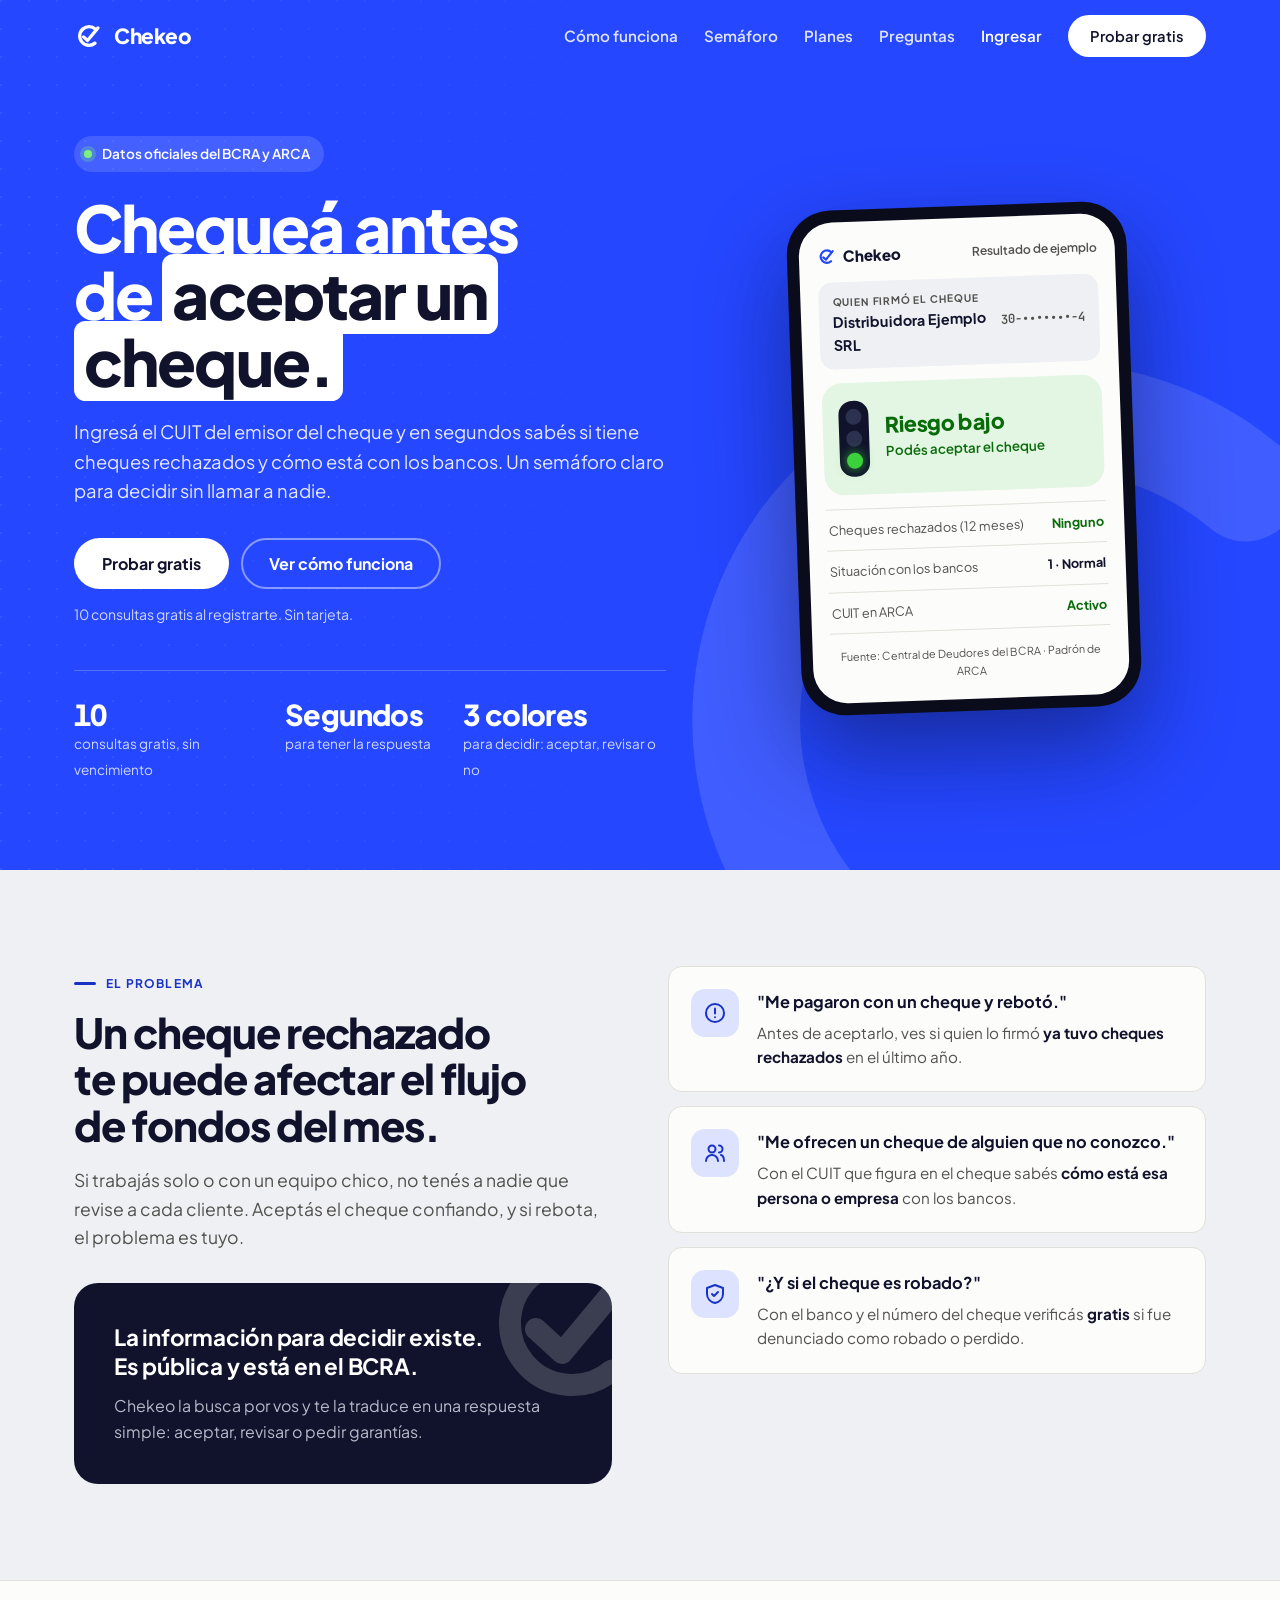
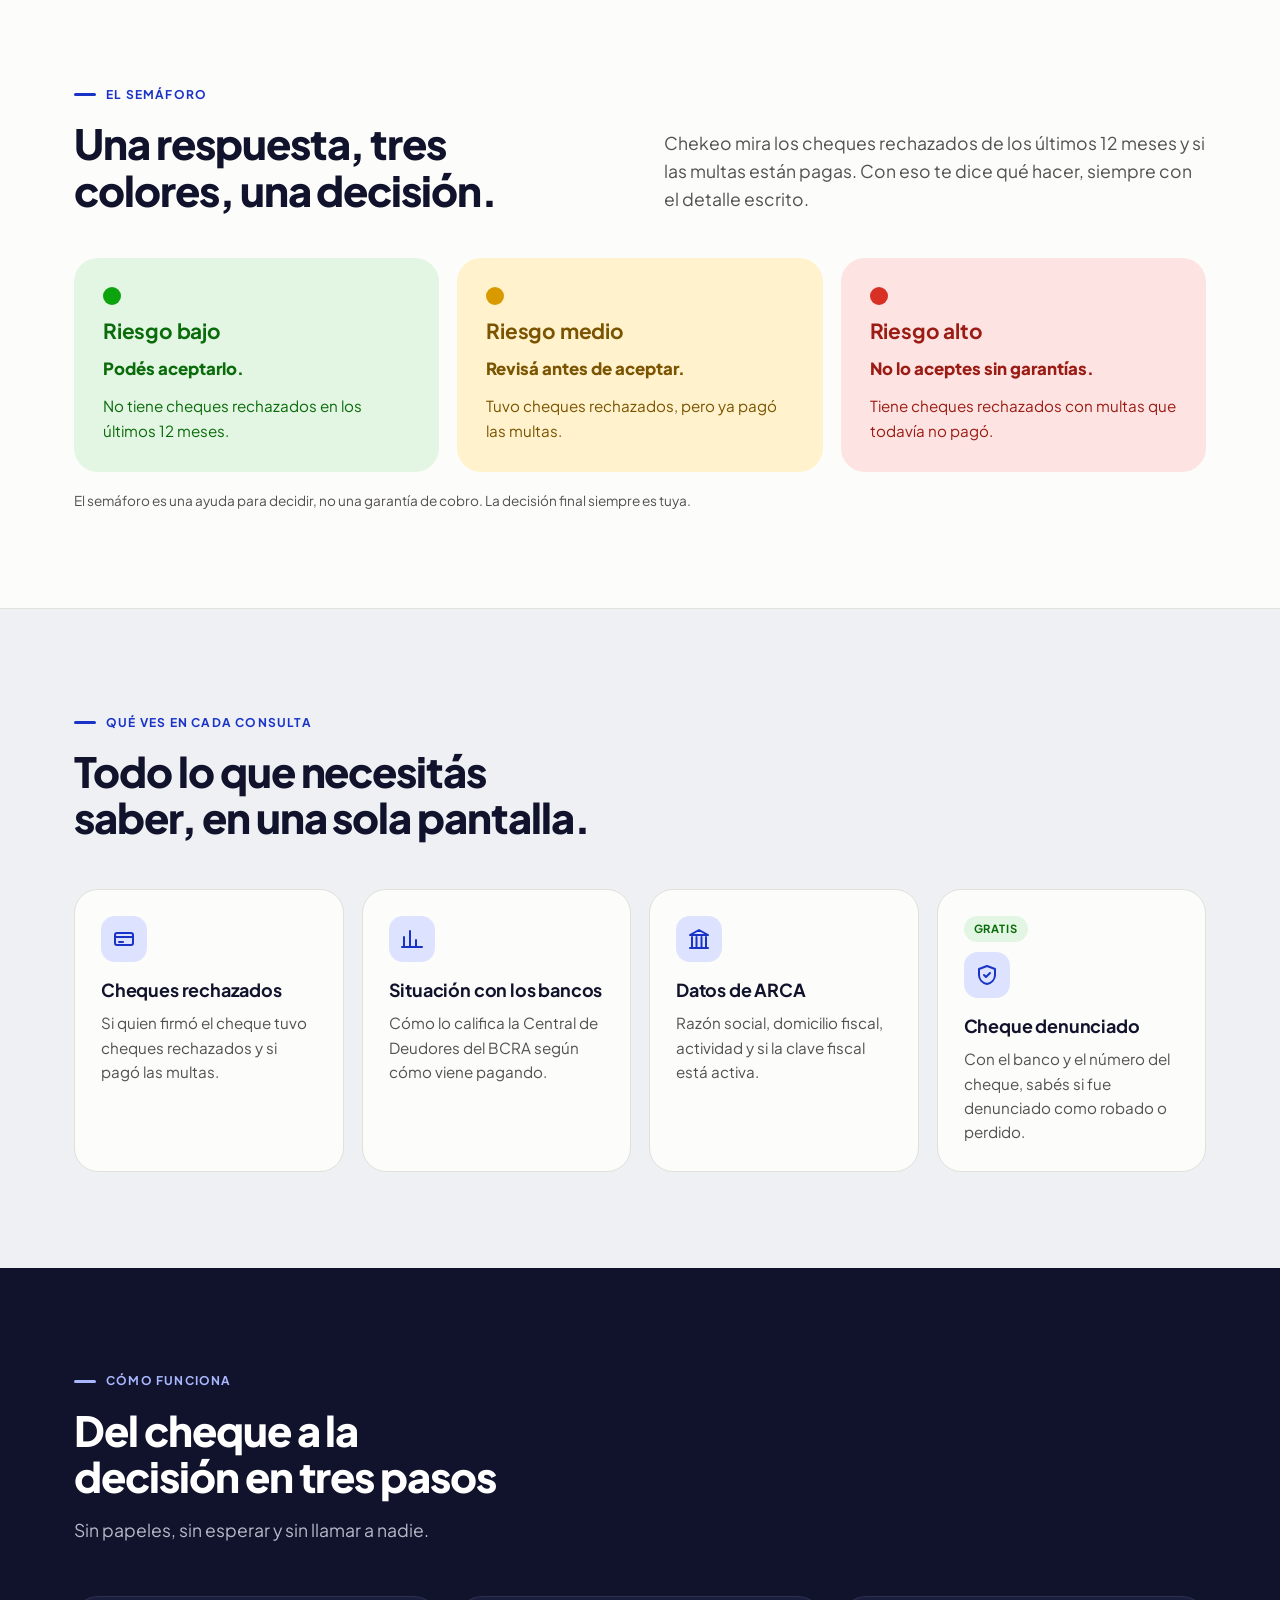
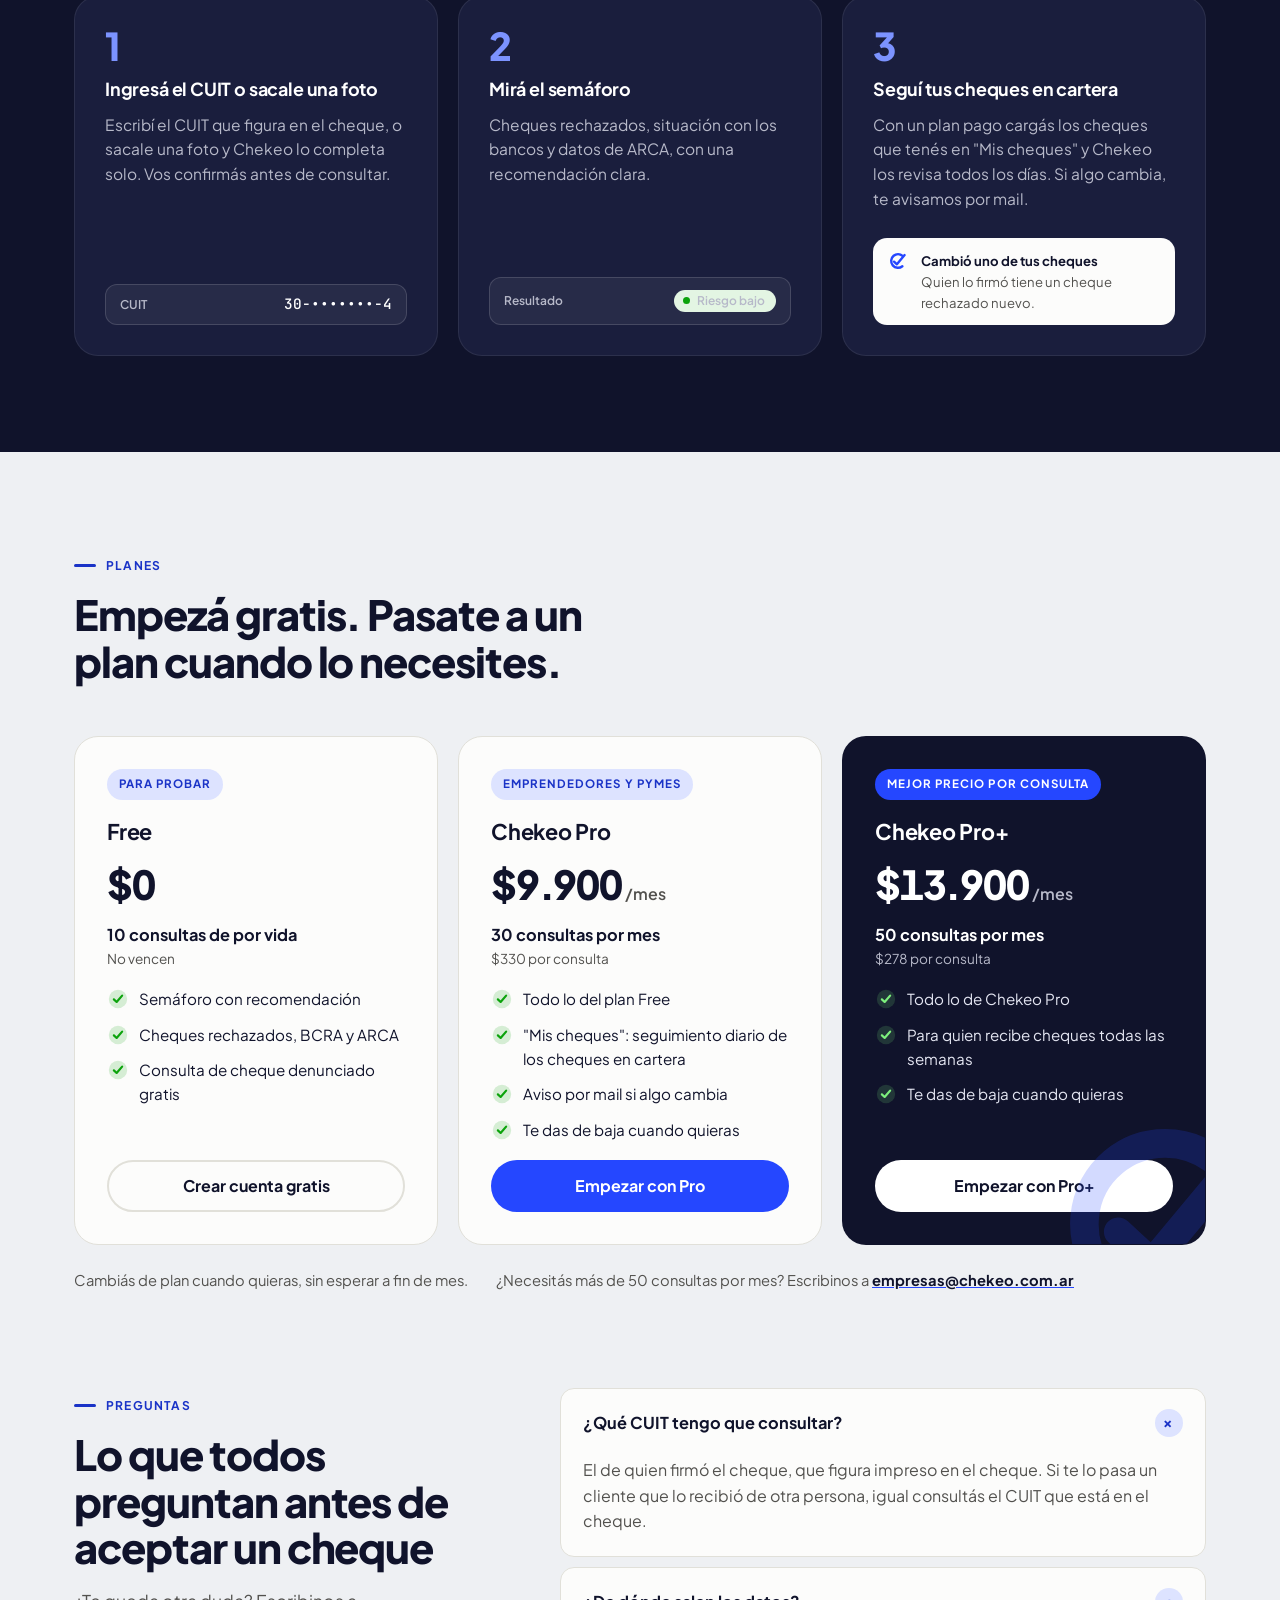
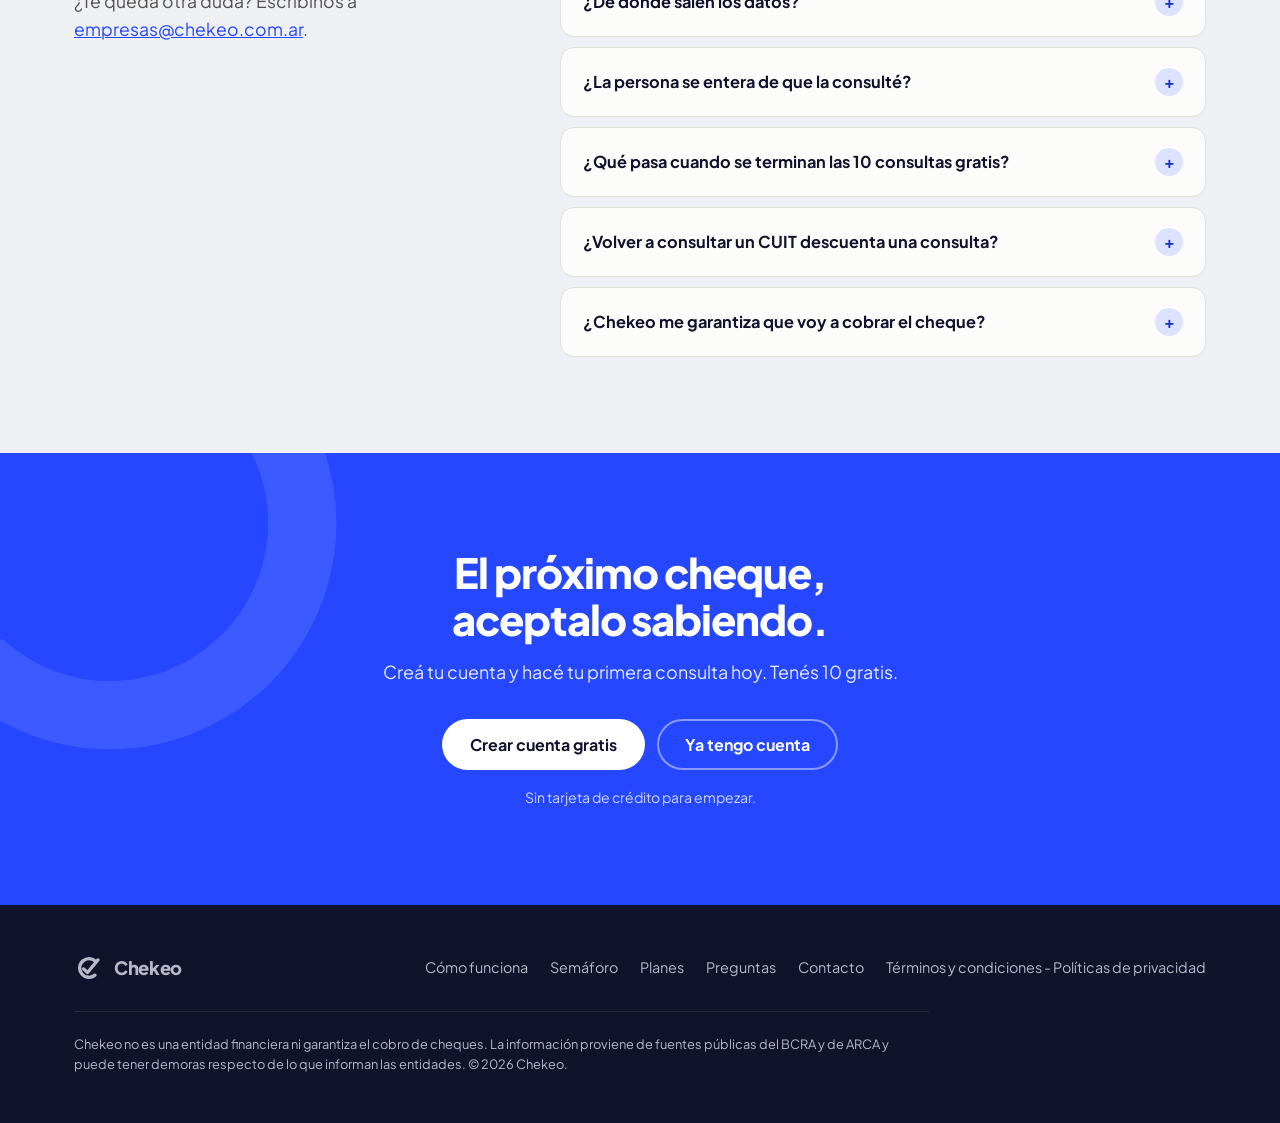
<file: index.html>
<!doctype html>
<html lang="es-AR">
<head>

 <!-- Google tag (gtag.js) -->
<script async src="https://www.googletagmanager.com/gtag/js?id=G-8620Z8BEFG"></script>
<script>
  window.dataLayer = window.dataLayer || [];
  function gtag(){dataLayer.push(arguments);}
  gtag('js', new Date());

  gtag('config', 'G-8620Z8BEFG');
</script>
  
<meta charset="utf-8">
<meta name="viewport" content="width=device-width,initial-scale=1,viewport-fit=cover">
<title>Chekeo · Chequeá antes de aceptar un cheque</title>
<meta name="description" content="Antes de aceptar un cheque, consultá en segundos si quien lo firmó tiene cheques rechazados y cómo está en el BCRA. Semáforo claro, datos oficiales. 10 consultas gratis.">
<meta name="theme-color" content="#101F8C">
<meta property="og:title" content="Chekeo · Chequeá antes de aceptar un cheque">
<meta property="og:description" content="Consultá en segundos si quien te da el cheque es de fiar. Datos oficiales del BCRA y ARCA. 10 consultas gratis.">
<link rel="icon" href="data:image/svg+xml,%3Csvg xmlns='http://www.w3.org/2000/svg' viewBox='0 0 200 200'%3E%3Crect width='200' height='200' rx='44' fill='%232547FF'/%3E%3Ccircle cx='100' cy='100' r='62' fill='none' stroke='white' stroke-width='22' stroke-linecap='round' stroke-dasharray='281.3 108.2' transform='rotate(50 100 100)'/%3E%3Cpath d='M64 106 90 130 160 46' fill='none' stroke='white' stroke-width='22' stroke-linecap='round' stroke-linejoin='round'/%3E%3C/svg%3E">
<link rel="preconnect" href="https://fonts.googleapis.com">
<link rel="preconnect" href="https://fonts.gstatic.com" crossorigin>
<link href="https://fonts.googleapis.com/css2?family=Plus+Jakarta+Sans:wght@400;500;600;700;800&family=JetBrains+Mono:wght@500;600&display=swap" rel="stylesheet">
<link rel="stylesheet" href="style.css"> 
</head>
<body>

<svg width="0" height="0" style="position:absolute" aria-hidden="true">
  <defs>
    <symbol id="iso" viewBox="0 0 200 200">
      <circle cx="100" cy="100" r="62" fill="none" stroke="currentColor" stroke-width="22" stroke-linecap="round" stroke-dasharray="281.3 108.2" transform="rotate(50 100 100)"/>
      <path d="M 64 106 L 90 130 L 160 46" fill="none" stroke="currentColor" stroke-width="22" stroke-linecap="round" stroke-linejoin="round"/>
    </symbol>
    <symbol id="tick" viewBox="0 0 24 24">
      <circle cx="12" cy="12" r="10" fill="currentColor" opacity=".16"/>
      <path d="M7.5 12.4l3 2.8 6-6.9" fill="none" stroke="currentColor" stroke-width="2.4" stroke-linecap="round" stroke-linejoin="round"/>
    </symbol>
  </defs>
</svg>

<!-- Link de la app: cuando esté activo app.chekeo.com.ar, reemplazar https://api.chekeo.com.ar/ en todos los botones -->
<header class="nav" id="nav">
  <div class="wrap nav-in">
    <a class="logo" href="#top" aria-label="Chekeo, inicio"><svg aria-hidden="true"><use href="#iso"/></svg>Chekeo</a>
    <nav class="nav-links" aria-label="Principal">
      <a href="#como-funciona">Cómo funciona</a>
      <a href="#semaforo">Semáforo</a>
      <a href="#planes">Planes</a>
      <a href="#preguntas">Preguntas</a>
      <a class="login" href="https://api.chekeo.com.ar/">Ingresar</a>
      <a class="btn btn-white" href="https://api.chekeo.com.ar/">Probar gratis</a>
    </nav>
  </div>
</header>

<main id="top">
  <!-- HERO -->
  <section class="hero">
    <div class="hero-dots"></div>
    <svg class="hero-arc" viewBox="0 0 200 200" aria-hidden="true">
      <circle cx="100" cy="100" r="62" fill="none" stroke="#FFFFFF" stroke-opacity=".12" stroke-width="22" stroke-linecap="round" stroke-dasharray="281.3 108.2" transform="rotate(50 100 100)"/>
    </svg>
    <div class="wrap hero-grid">
      <div>
        <span class="eyebrow"><i></i>Datos oficiales del BCRA y ARCA</span>
        <h1>Chequeá antes de <em>aceptar un cheque.</em></h1>
        <p class="sub">Ingresá el CUIT del emisor del cheque y en segundos sabés si tiene cheques rechazados y cómo está con los bancos. Un semáforo claro para decidir sin llamar a nadie.</p>
        <div class="hero-ctas">
          <a class="btn btn-white" href="https://api.chekeo.com.ar/">Probar gratis</a>
          <a class="btn btn-ghost" href="#como-funciona">Ver cómo funciona</a>
        </div>
        <p class="hero-note">10 consultas gratis al registrarte. Sin tarjeta.</p>
        <div class="proof">
          <div><b class="num">10</b><span>consultas gratis, sin vencimiento</span></div>
          <div><b>Segundos</b><span>para tener la respuesta</span></div>
          <div><b>3 colores</b><span>para decidir: aceptar, revisar o no</span></div>
        </div>
      </div>

      <div class="phone" role="img" aria-label="Ejemplo de resultado en Chekeo: riesgo bajo, sin cheques rechazados, situación 1 en el BCRA y CUIT activo en ARCA.">
        <div class="screen">
          <div class="scr-top">
            <span class="logo-sm"><svg><use href="#iso"/></svg>Chekeo</span>
            <span>Resultado de ejemplo</span>
          </div>
          <div class="cuit">
            <div><small>Quien firmó el cheque</small><b>Distribuidora Ejemplo SRL</b></div>
            <span class="mono">30-•••••••-4</span>
          </div>
          <div class="verdict">
            <div class="light" aria-hidden="true"><i></i><i></i><i class="g"></i></div>
            <div><b>Riesgo bajo</b><span>Podés aceptar el cheque</span></div>
          </div>
          <div class="rows">
            <div class="row"><span>Cheques rechazados (12 meses)</span><b class="okc">Ninguno</b></div>
            <div class="row"><span>Situación con los bancos</span><b>1 · Normal</b></div>
            <div class="row"><span>CUIT en ARCA</span><b class="okc">Activo</b></div>
          </div>
          <p class="src">Fuente: Central de Deudores del BCRA · Padrón de ARCA</p>
        </div>
      </div>
    </div>
  </section>

  <!-- PROBLEMA -->
  <section class="section">
    <div class="wrap problem-grid">
      <div>
        <span class="label">El problema</span>
        <h2 style="margin-top:16px">Un cheque rechazado te puede afectar el flujo de fondos del mes.</h2>
        <p class="lede" style="margin-top:18px">Si trabajás solo o con un equipo chico, no tenés a nadie que revise a cada cliente. Aceptás el cheque confiando, y si rebota, el problema es tuyo.</p>
        <div class="problem-box">
          <svg viewBox="0 0 200 200" aria-hidden="true"><use href="#iso"/></svg>
          <h3>La información para decidir existe. Es pública y está en el BCRA.</h3>
          <p>Chekeo la busca por vos y te la traduce en una respuesta simple: aceptar, revisar o pedir garantías.</p>
        </div>
      </div>
      <div class="pains">
        <div class="pain">
          <span class="ic"><svg class="ico" viewBox="0 0 24 24" aria-hidden="true"><circle cx="12" cy="12" r="9"/><path d="M12 7.5v5"/><path d="M12 16.2v.1"/></svg></span>
          <div><q>"Me pagaron con un cheque y rebotó."</q><p>Antes de aceptarlo, ves si quien lo firmó <strong>ya tuvo cheques rechazados</strong> en el último año.</p></div>
        </div>
        <div class="pain">
          <span class="ic"><svg class="ico" viewBox="0 0 24 24" aria-hidden="true"><circle cx="9" cy="8" r="3.5"/><path d="M3 20c0-3.3 2.7-6 6-6s6 2.7 6 6"/><path d="M16 4.5a3.5 3.5 0 0 1 0 7"/><path d="M18 14c2 .6 3 2.6 3 6"/></svg></span>
          <div><q>"Me ofrecen un cheque de alguien que no conozco."</q><p>Con el CUIT que figura en el cheque sabés <strong>cómo está esa persona o empresa</strong> con los bancos.</p></div>
        </div>
        <div class="pain">
          <span class="ic"><svg class="ico" viewBox="0 0 24 24" aria-hidden="true"><path d="M12 3l8 3v6c0 4.5-3.4 8-8 9-4.6-1-8-4.5-8-9V6z"/><path d="M9 12l2 2 4-4"/></svg></span>
          <div><q>"¿Y si el cheque es robado?"</q><p>Con el banco y el número del cheque verificás <strong>gratis</strong> si fue denunciado como robado o perdido.</p></div>
        </div>
      </div>
    </div>
  </section>

  <!-- SEMÁFORO -->
  <section class="section sem" id="semaforo">
    <div class="wrap">
      <div class="sem-head">
        <div>
          <span class="label">El semáforo</span>
          <h2 style="margin-top:16px">Una respuesta, tres colores, una decisión.</h2>
        </div>
        <p class="lede">Chekeo mira los cheques rechazados de los últimos 12 meses y si las multas están pagas. Con eso te dice qué hacer, siempre con el detalle escrito.</p>
      </div>
      <div class="lights">
        <div class="lv lv-ok">
          <span class="dot"></span>
          <h3>Riesgo bajo</h3>
          <span class="act">Podés aceptarlo.</span>
          <p>No tiene cheques rechazados en los últimos 12 meses.</p>
        </div>
        <div class="lv lv-warn">
          <span class="dot"></span>
          <h3>Riesgo medio</h3>
          <span class="act">Revisá antes de aceptar.</span>
          <p>Tuvo cheques rechazados, pero ya pagó las multas.</p>
        </div>
        <div class="lv lv-bad">
          <span class="dot"></span>
          <h3>Riesgo alto</h3>
          <span class="act">No lo aceptes sin garantías.</span>
          <p>Tiene cheques rechazados con multas que todavía no pagó.</p>
        </div>
      </div>
      <p class="note">El semáforo es una ayuda para decidir, no una garantía de cobro. La decisión final siempre es tuya.</p>
    </div>
  </section>

  <!-- QUÉ TE MUESTRA -->
  <section class="section">
    <div class="wrap">
      <span class="label">Qué ves en cada consulta</span>
      <h2 style="margin-top:16px; max-width:22ch">Todo lo que necesitás saber, en una sola pantalla.</h2>
      <div class="feats">
        <div class="feat">
          <span class="ic"><svg class="ico" viewBox="0 0 24 24" aria-hidden="true"><rect x="3" y="6" width="18" height="12" rx="2"/><path d="M3 10h18"/><path d="M7 15h4"/></svg></span>
          <h3>Cheques rechazados</h3>
          <p>Si quien firmó el cheque tuvo cheques rechazados y si pagó las multas.</p>
        </div>
        <div class="feat">
          <span class="ic"><svg class="ico" viewBox="0 0 24 24" aria-hidden="true"><path d="M4 20V10"/><path d="M10 20V4"/><path d="M16 20v-7"/><path d="M22 20H2"/></svg></span>
          <h3>Situación con los bancos</h3>
          <p>Cómo lo califica la Central de Deudores del BCRA según cómo viene pagando.</p>
        </div>
        <div class="feat">
          <span class="ic"><svg class="ico" viewBox="0 0 24 24" aria-hidden="true"><path d="M3 21h18"/><path d="M5 21V10M19 21V10M9.5 21V10M14.5 21V10"/><path d="M12 3l9 5H3z"/></svg></span>
          <h3>Datos de ARCA</h3>
          <p>Razón social, domicilio fiscal, actividad y si la clave fiscal está activa.</p>
        </div>
        <div class="feat">
          <span class="tag">Gratis</span>
          <span class="ic"><svg class="ico" viewBox="0 0 24 24" aria-hidden="true"><path d="M12 3l8 3v6c0 4.5-3.4 8-8 9-4.6-1-8-4.5-8-9V6z"/><path d="M9 12l2 2 4-4"/></svg></span>
          <h3>Cheque denunciado</h3>
          <p>Con el banco y el número del cheque, sabés si fue denunciado como robado o perdido.</p>
        </div>
      </div>
    </div>
  </section>

  <!-- CÓMO FUNCIONA -->
  <section class="section steps-sec" id="como-funciona">
    <div class="wrap">
      <span class="label">Cómo funciona</span>
      <h2 style="margin-top:16px; max-width:20ch">Del cheque a la decisión en tres pasos</h2>
      <p class="lede" style="margin-top:16px">Sin papeles, sin esperar y sin llamar a nadie.</p>
      <div class="steps">
        <div class="step">
          <span class="n">1</span>
          <h3>Ingresá el CUIT o sacale una foto</h3>
          <p>Escribí el CUIT que figura en el cheque, o sacale una foto y Chekeo lo completa solo. Vos confirmás antes de consultar.</p>
          <div class="demo"><div class="field-demo"><span>CUIT</span>30-•••••••-4</div></div>
        </div>
        <div class="step">
          <span class="n">2</span>
          <h3>Mirá el semáforo</h3>
          <p>Cheques rechazados, situación con los bancos y datos de ARCA, con una recomendación clara.</p>
          <div class="demo"><div class="field-demo"><span>Resultado</span><span class="chip"><i></i>Riesgo bajo</span></div></div>
        </div>
        <div class="step">
          <span class="n">3</span>
          <h3>Seguí tus cheques en cartera</h3>
          <p>Con un plan pago cargás los cheques que tenés en "Mis cheques" y Chekeo los revisa todos los días. Si algo cambia, te avisamos por mail.</p>
          <div class="demo"><div class="alert-demo"><svg><use href="#iso"/></svg><div><b>Cambió uno de tus cheques</b><span>Quien lo firmó tiene un cheque rechazado nuevo.</span></div></div></div>
        </div>
      </div>
    </div>
  </section>

  <!-- PLANES -->
  <section class="section" id="planes">
    <div class="wrap">
      <span class="label">Planes</span>
      <h2 style="margin-top:16px; max-width:24ch">Empezá gratis. Pasate a un plan cuando lo necesites.</h2>
      <div class="plans">
        <div class="plan">
          <span class="tag">Para probar</span>
          <h3>Free</h3>
          <div class="price num">$0</div>
          <div><div class="qty">10 consultas de por vida</div><div class="per">No vencen</div></div>
          <ul>
            <li><svg style="color:var(--ok)"><use href="#tick"/></svg>Semáforo con recomendación</li>
            <li><svg style="color:var(--ok)"><use href="#tick"/></svg>Cheques rechazados, BCRA y ARCA</li>
            <li><svg style="color:var(--ok)"><use href="#tick"/></svg>Consulta de cheque denunciado gratis</li>
          </ul>
          <a class="btn btn-line" href="https://api.chekeo.com.ar/">Crear cuenta gratis</a>
        </div>
        <div class="plan">
          <span class="tag">Emprendedores y pymes</span>
          <h3>Chekeo Pro</h3>
          <div class="price num">$9.900<small> /mes</small></div>
          <div><div class="qty">30 consultas por mes</div><div class="per">$330 por consulta</div></div>
          <ul>
            <li><svg style="color:var(--ok)"><use href="#tick"/></svg>Todo lo del plan Free</li>
            <li><svg style="color:var(--ok)"><use href="#tick"/></svg>"Mis cheques": seguimiento diario de los cheques en cartera</li>
            <li><svg style="color:var(--ok)"><use href="#tick"/></svg>Aviso por mail si algo cambia</li>
            <li><svg style="color:var(--ok)"><use href="#tick"/></svg>Te das de baja cuando quieras</li>
          </ul>
          <a class="btn btn-brand" href="https://api.chekeo.com.ar/">Empezar con Pro</a>
        </div>
        <div class="plan dark">
          <svg class="plan-arc" viewBox="0 0 200 200" aria-hidden="true"><use href="#iso"/></svg>
          <span class="tag">Mejor precio por consulta</span>
          <h3>Chekeo Pro+</h3>
          <div class="price num">$13.900<small> /mes</small></div>
          <div><div class="qty">50 consultas por mes</div><div class="per">$278 por consulta</div></div>
          <ul>
            <li><svg style="color:#7DF07D"><use href="#tick"/></svg>Todo lo de Chekeo Pro</li>
            <li><svg style="color:#7DF07D"><use href="#tick"/></svg>Para quien recibe cheques todas las semanas</li>
            <li><svg style="color:#7DF07D"><use href="#tick"/></svg>Te das de baja cuando quieras</li>
          </ul>
          <a class="btn btn-white" href="https://api.chekeo.com.ar/">Empezar con Pro+</a>
        </div>
      </div>
      <div class="plans-foot">
        <span>Cambiás de plan cuando quieras, sin esperar a fin de mes.</span>
        <span>¿Necesitás más de 50 consultas por mes? Escribinos a <a href="mailto:empresas@chekeo.com.ar"><b>empresas@chekeo.com.ar</b></a></span>
      </div>
    </div>
  </section>

  <!-- FAQ -->
  <section class="section" id="preguntas" style="padding-top:0">
    <div class="wrap faq-grid">
      <div>
        <span class="label">Preguntas</span>
        <h2 style="margin-top:16px">Lo que todos preguntan antes de aceptar un cheque</h2>
        <p class="lede" style="margin-top:16px">¿Te queda otra duda? Escribinos a <a href="mailto:empresas@chekeo.com.ar">empresas@chekeo.com.ar</a>.</p>
      </div>
      <div class="faq">
        <details open>
          <summary>¿Qué CUIT tengo que consultar?<span class="pm" aria-hidden="true">+</span></summary>
          <p>El de quien firmó el cheque, que figura impreso en el cheque. Si te lo pasa un cliente que lo recibió de otra persona, igual consultás el CUIT que está en el cheque.</p>
        </details>
        <details>
          <summary>¿De dónde salen los datos?<span class="pm" aria-hidden="true">+</span></summary>
          <p>De fuentes oficiales y públicas: la Central de Deudores y los registros de cheques rechazados y denunciados del BCRA, y el padrón de ARCA (ex AFIP). Chekeo los junta y te los explica.</p>
        </details>
        <details>
          <summary>¿La persona se entera de que la consulté?<span class="pm" aria-hidden="true">+</span></summary>
          <p>No. Chekeo consulta información pública; no se le avisa a nadie.</p>
        </details>
        <details>
          <summary>¿Qué pasa cuando se terminan las 10 consultas gratis?<span class="pm" aria-hidden="true">+</span></summary>
          <p>Elegís un plan mensual para seguir consultando. Las 10 consultas gratis no vencen, así que las podés usar a tu ritmo. Y te das de baja cuando quieras.</p>
        </details>
        <details>
          <summary>¿Volver a consultar un CUIT descuenta una consulta?<span class="pm" aria-hidden="true">+</span></summary>
          <p>Sí. Desde tu historial podés volver a ver cualquier CUIT con datos actualizados en el momento, pero como se vuelve a pedir la información al BCRA, cuenta como una consulta nueva.</p>
        </details>
        <details>
          <summary>¿Chekeo me garantiza que voy a cobrar el cheque?<span class="pm" aria-hidden="true">+</span></summary>
          <p>No. Chekeo te muestra la información disponible para que decidas mejor, pero no puede garantizar que un cheque tenga fondos el día que lo deposites.</p>
        </details>
      </div>
    </div>
  </section>

  <!-- CTA FINAL -->
  <section class="section cta" id="empezar">
    <svg class="cta-arc" viewBox="0 0 200 200" aria-hidden="true">
      <circle cx="100" cy="100" r="62" fill="none" stroke="#FFFFFF" stroke-opacity=".1" stroke-width="22" stroke-linecap="round" stroke-dasharray="281.3 108.2" transform="rotate(230 100 100)"/>
    </svg>
    <div class="wrap cta-in">
      <h2>El próximo cheque, aceptalo sabiendo.</h2>
      <p class="sub">Creá tu cuenta y hacé tu primera consulta hoy. Tenés 10 gratis.</p>
      <div class="hero-ctas">
        <!-- CAMBIAR URL POR https://aap.chekeo.com.ar -->
        <a class="btn btn-white" href="https://api.chekeo.com.ar/">Crear cuenta gratis</a>
        <a class="btn btn-ghost" href="https://api.chekeo.com.ar/">Ya tengo cuenta</a>
      </div>
      <p class="fine">Sin tarjeta de crédito para empezar.</p>
    </div>
  </section>
</main>

<footer>
  <div class="wrap">
    <div class="foot">
      <a class="logo" href="#top"><svg aria-hidden="true"><use href="#iso"/></svg>Chekeo</a>
      <nav aria-label="Pie">
        <a href="#como-funciona">Cómo funciona</a>
        <a href="#semaforo">Semáforo</a>
        <a href="#planes">Planes</a>
        <a href="#preguntas">Preguntas</a>
        <a href="mailto:empresas@chekeo.com.ar">Contacto</a>
        <a href="/terminos-y-privacidad">Términos y condiciones - Políticas de privacidad</a>
      </nav>
    </div>
    <p class="legal">Chekeo no es una entidad financiera ni garantiza el cobro de cheques. La información proviene de fuentes públicas del BCRA y de ARCA y puede tener demoras respecto de lo que informan las entidades. © <span id="yr">2026</span> Chekeo.</p>
  </div>
</footer>
<script>
(function(){
  var nav=document.getElementById('nav');
  function onScroll(){ nav.classList.toggle('scrolled', window.scrollY>40); }
  window.addEventListener('scroll', onScroll, {passive:true}); onScroll();
  document.getElementById('yr').textContent=new Date().getFullYear();

  // Enlaces internos sin # en la URL
  document.addEventListener('click', function(e){
    var a=e.target.closest('a[href^="#"]');
    if(!a) return;
    var target=document.getElementById(a.getAttribute('href').slice(1));
    if(!target) return;
    e.preventDefault();
    var reduce=window.matchMedia('(prefers-reduced-motion: reduce)').matches;
    target.scrollIntoView({behavior: reduce ? 'auto' : 'smooth', block:'start'});
    target.setAttribute('tabindex','-1');
    target.focus({preventScroll:true});
  });

  // Si alguien entra con un # en la URL, lo limpia
  if(location.hash) history.replaceState(null,'',location.pathname+location.search);
})();
</script>
</body>
</html>
</file>
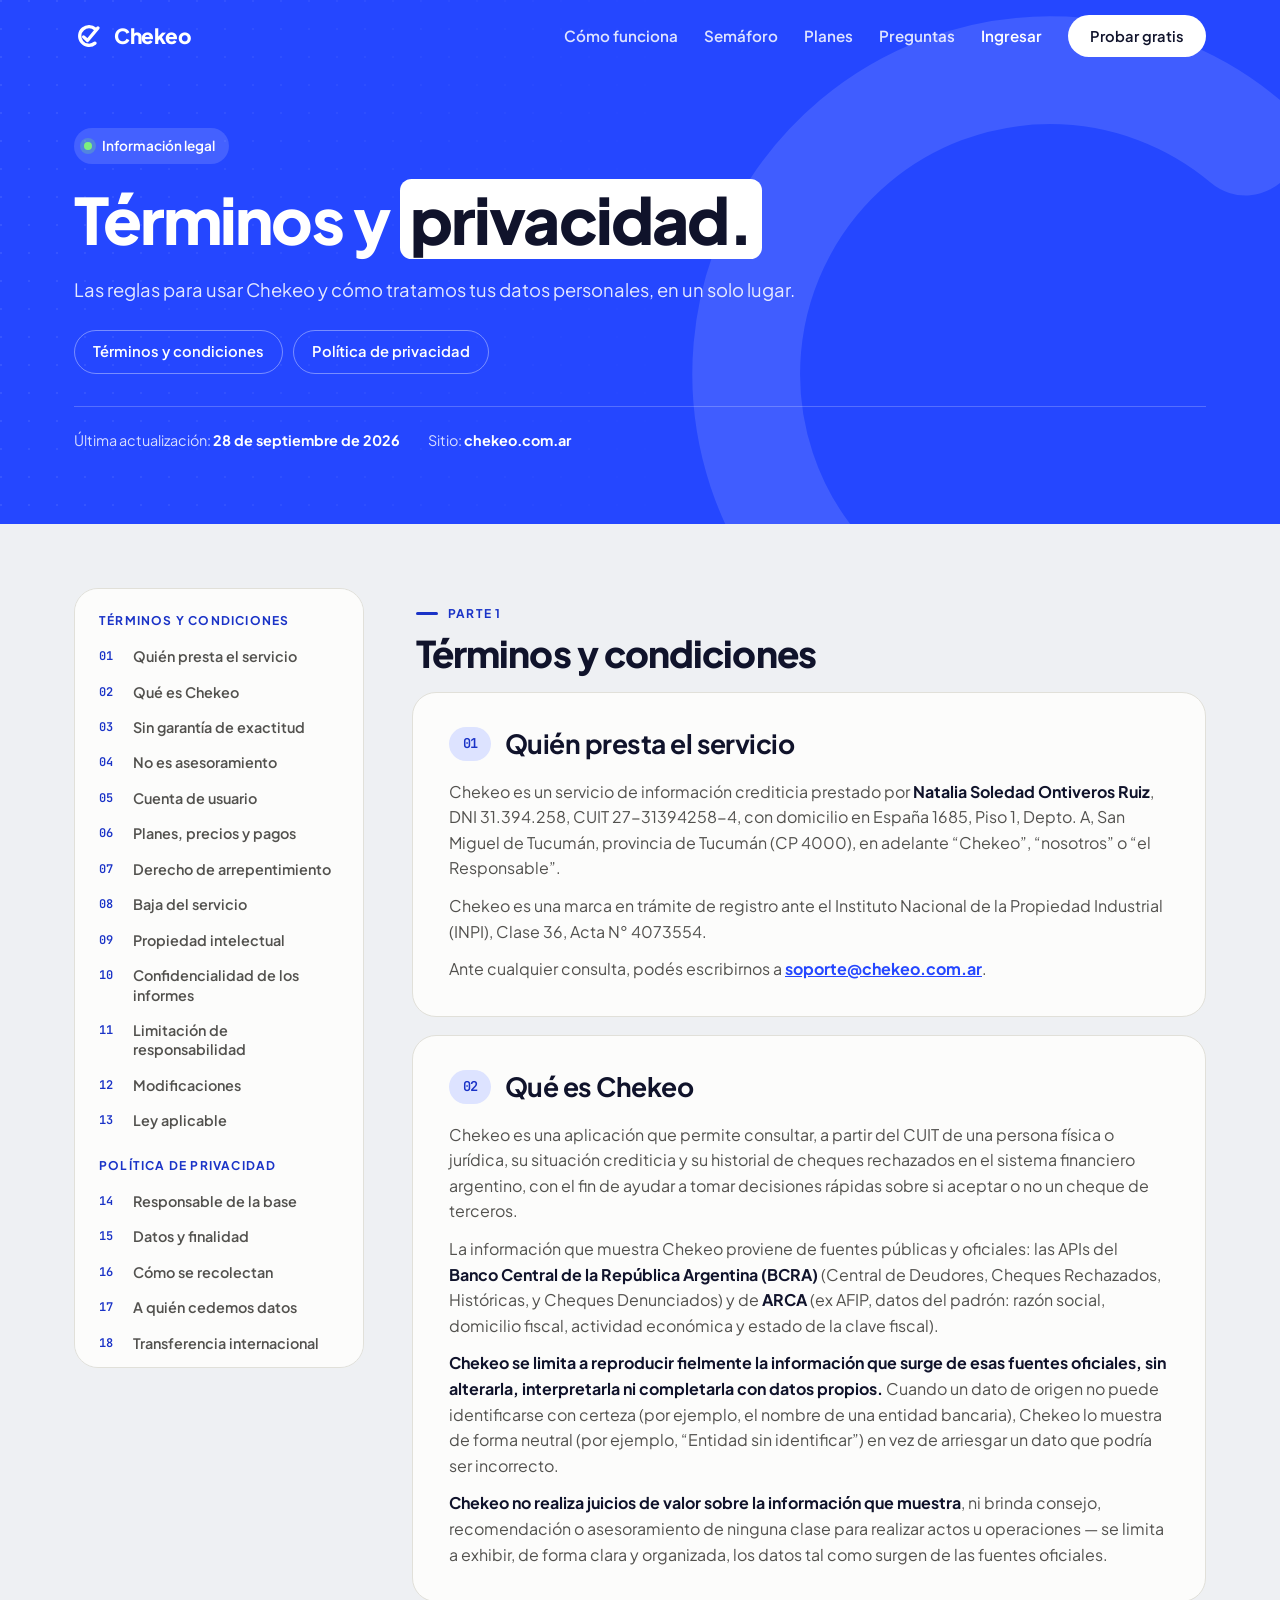
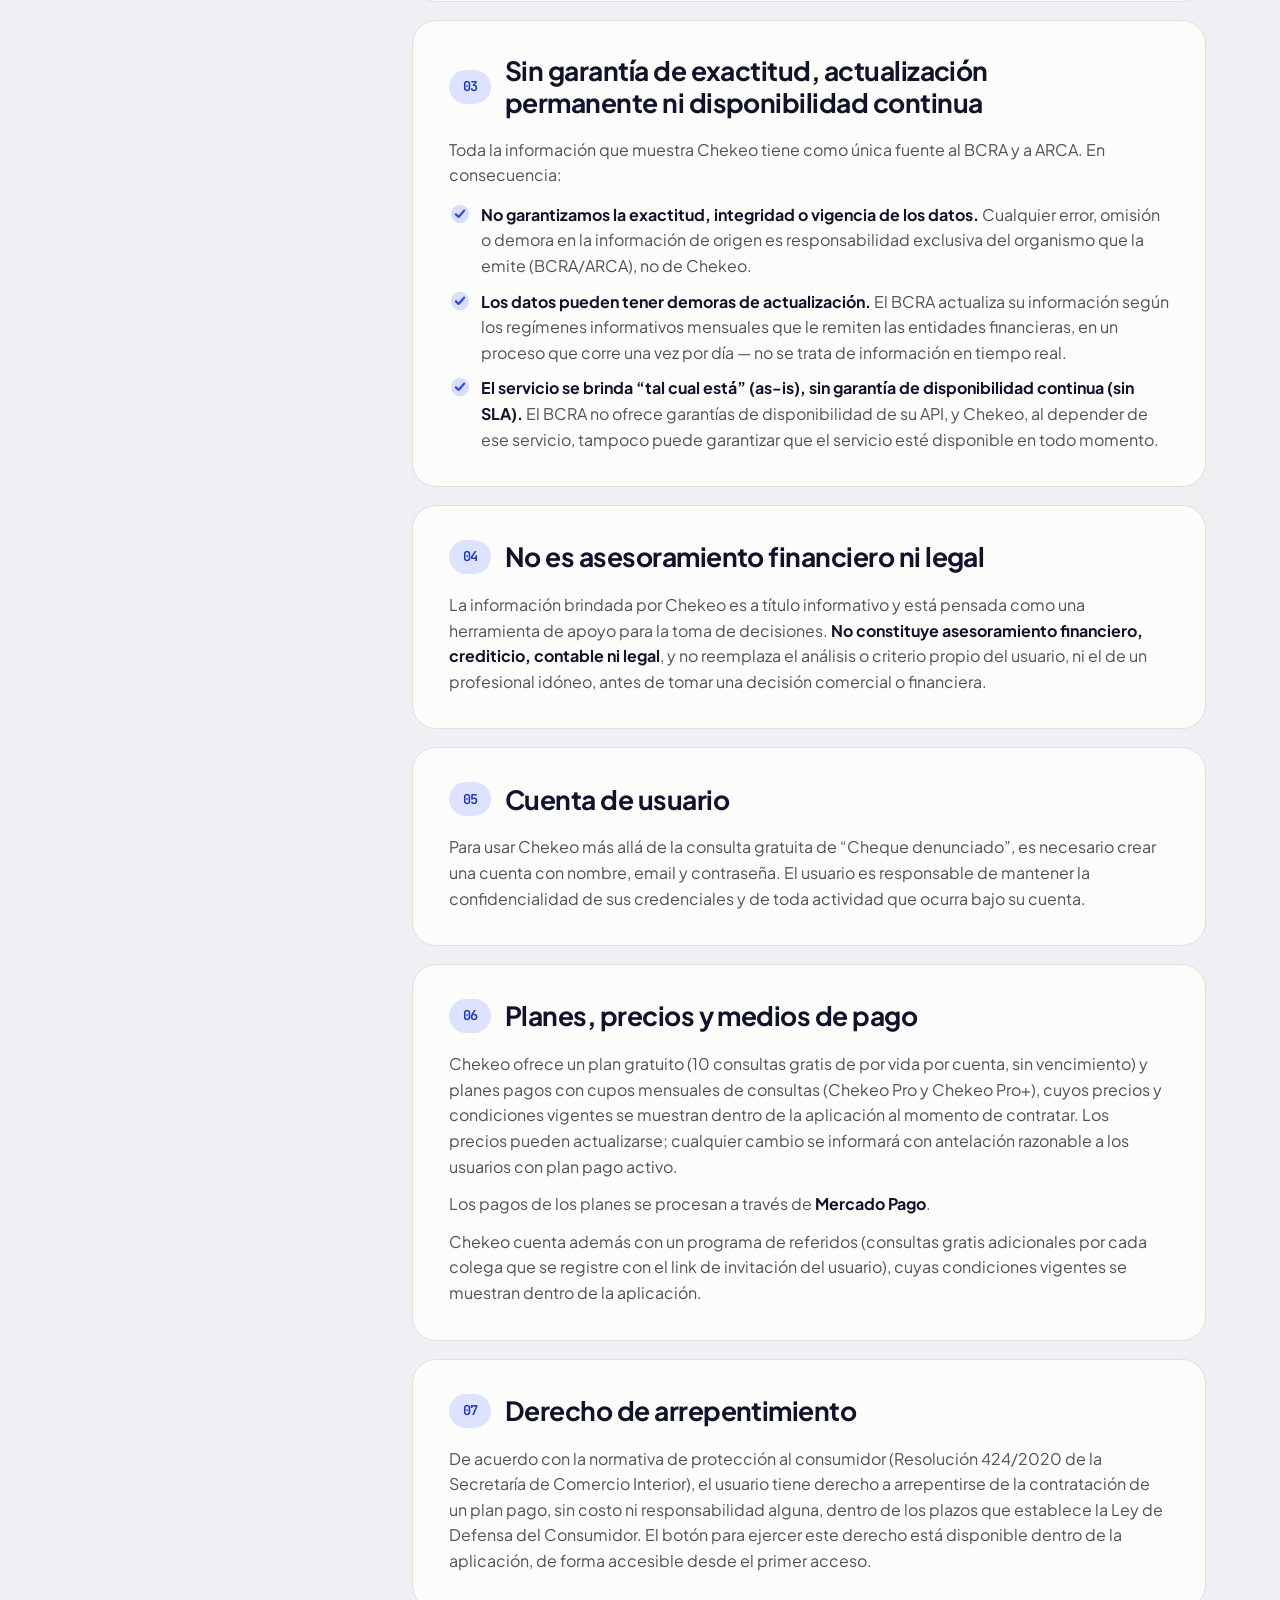
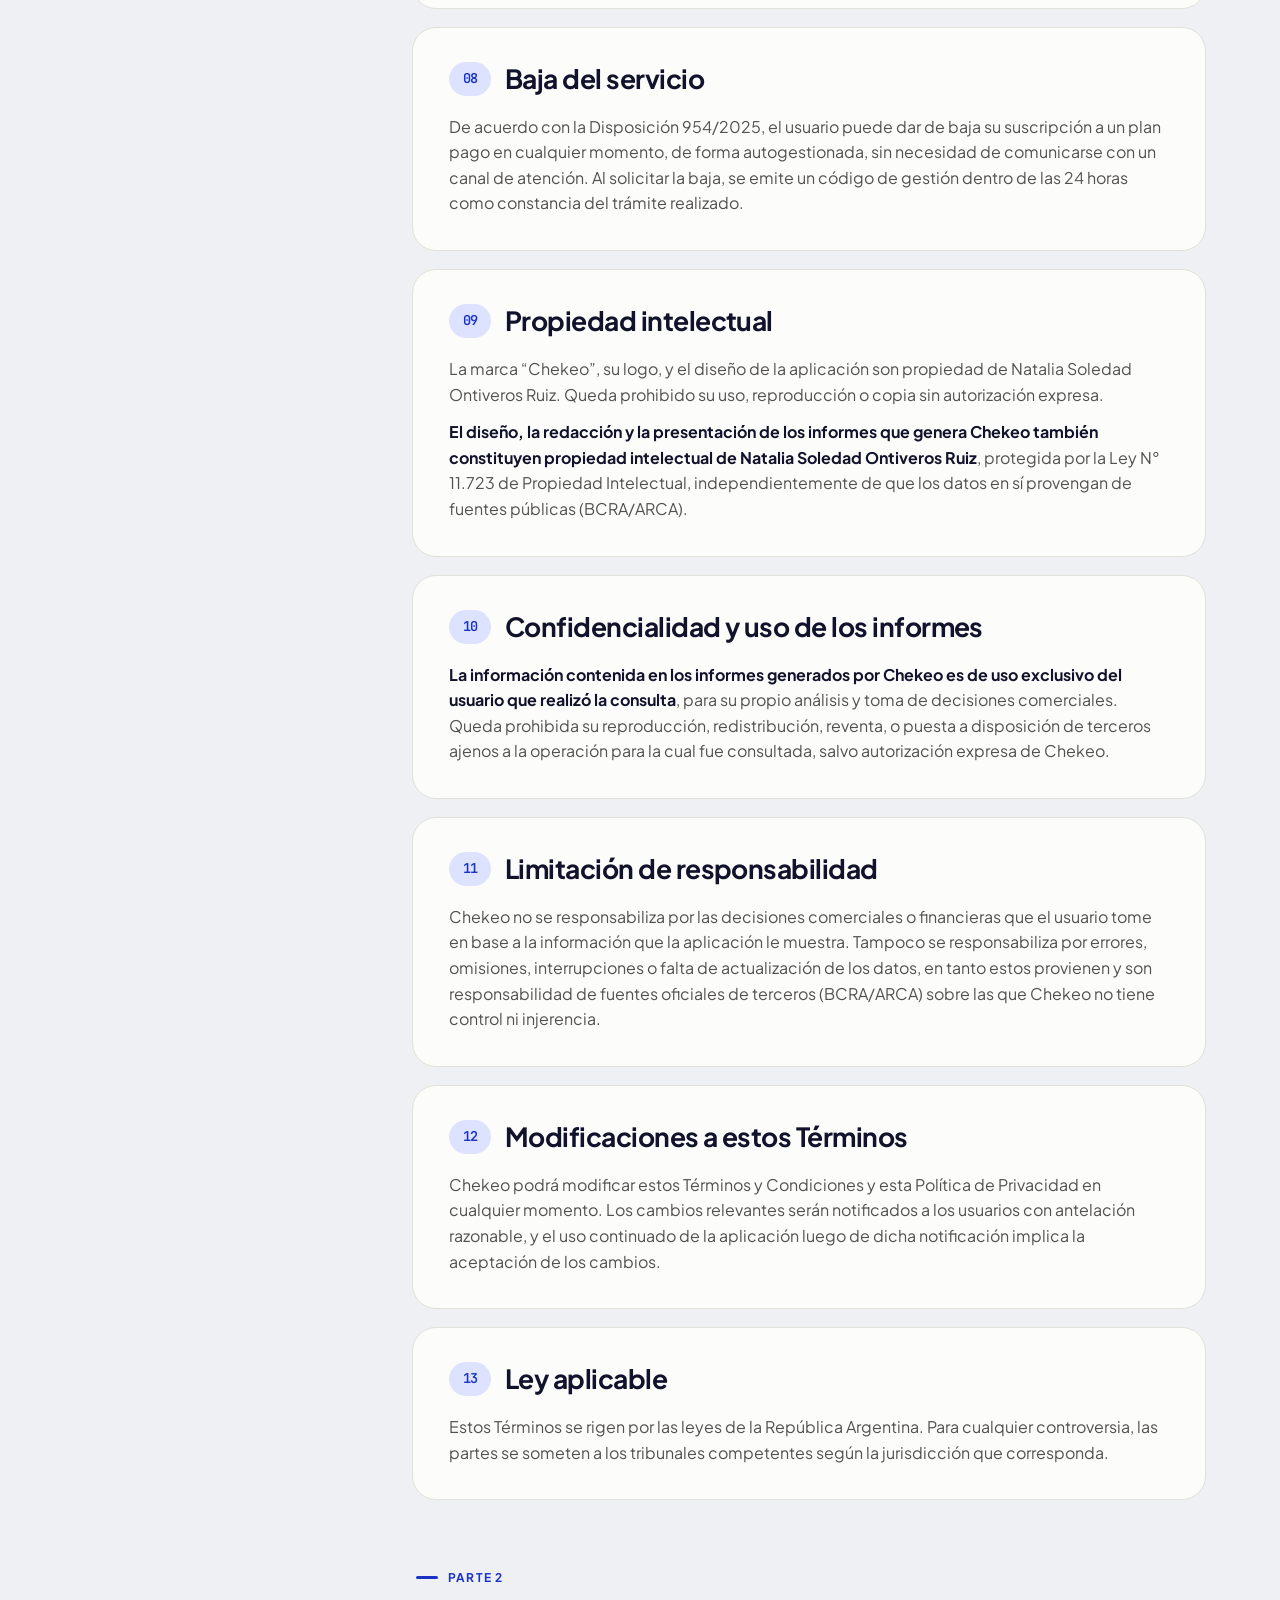
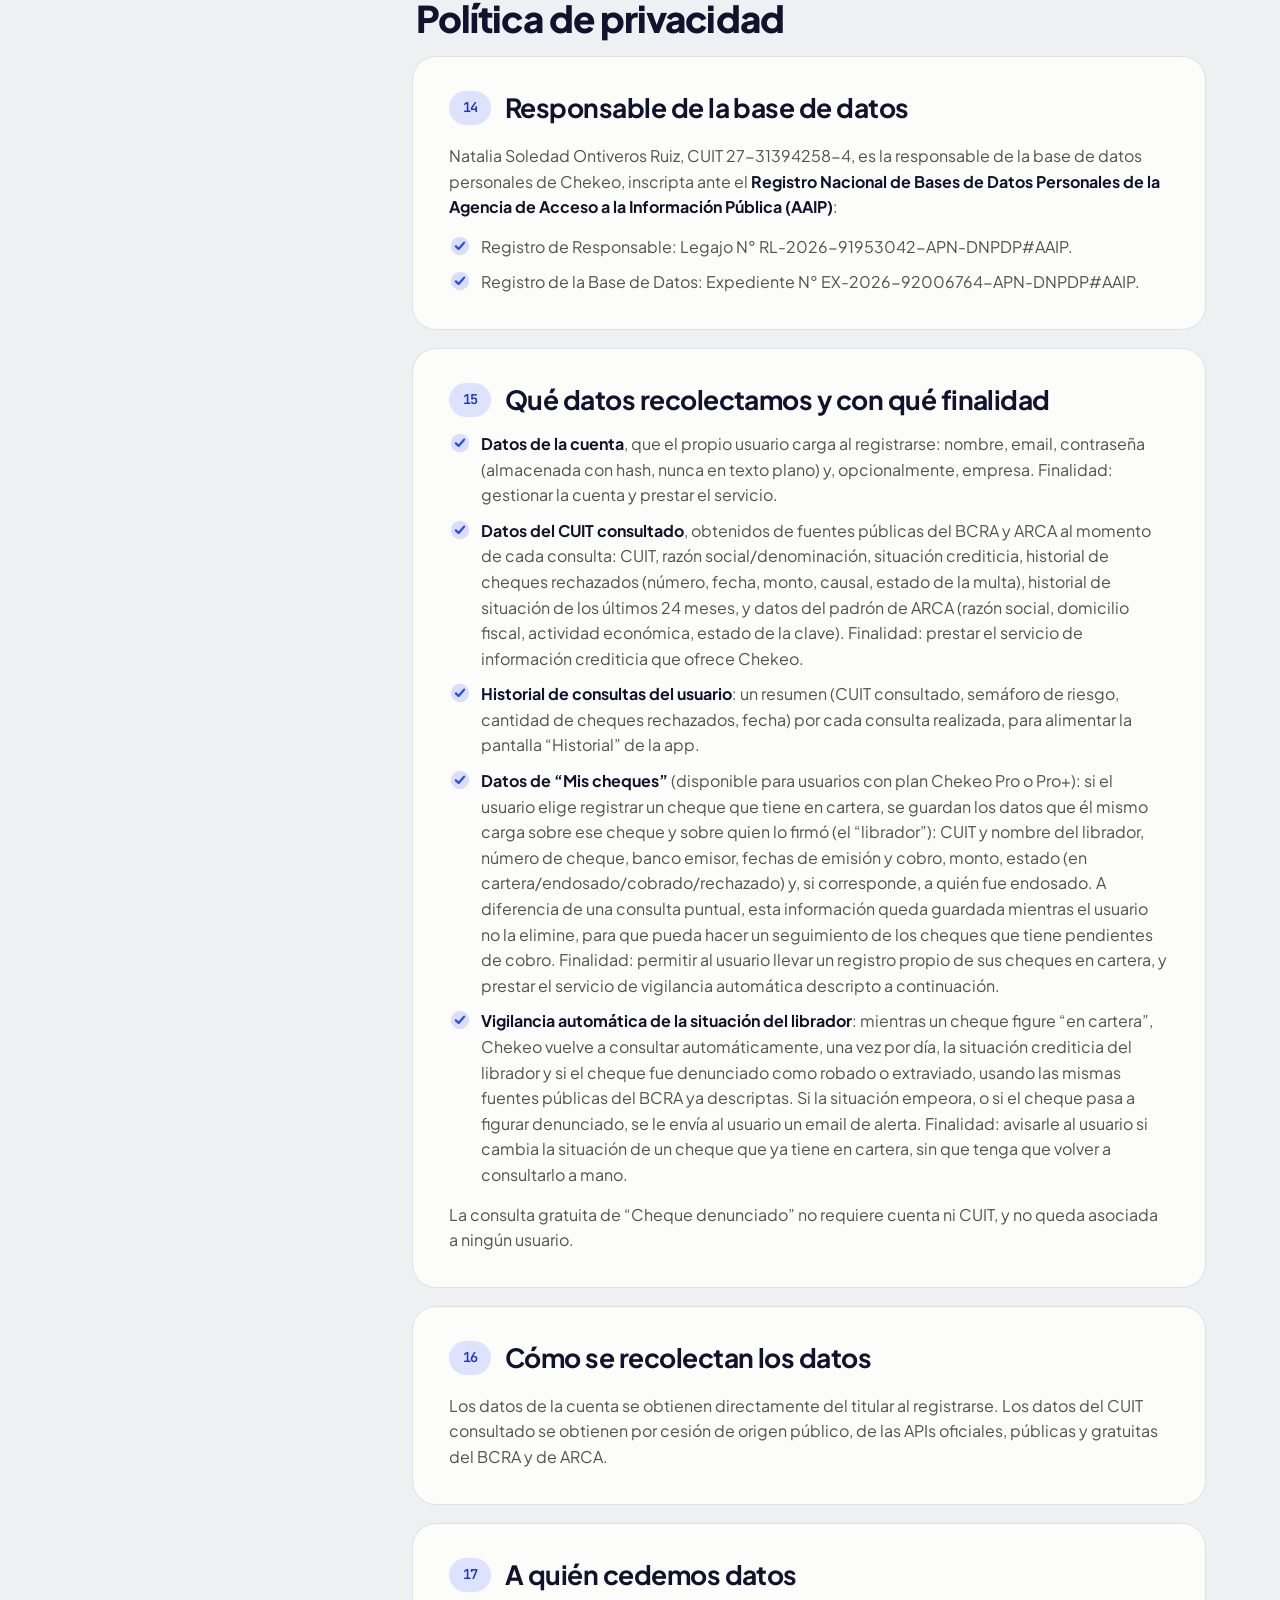
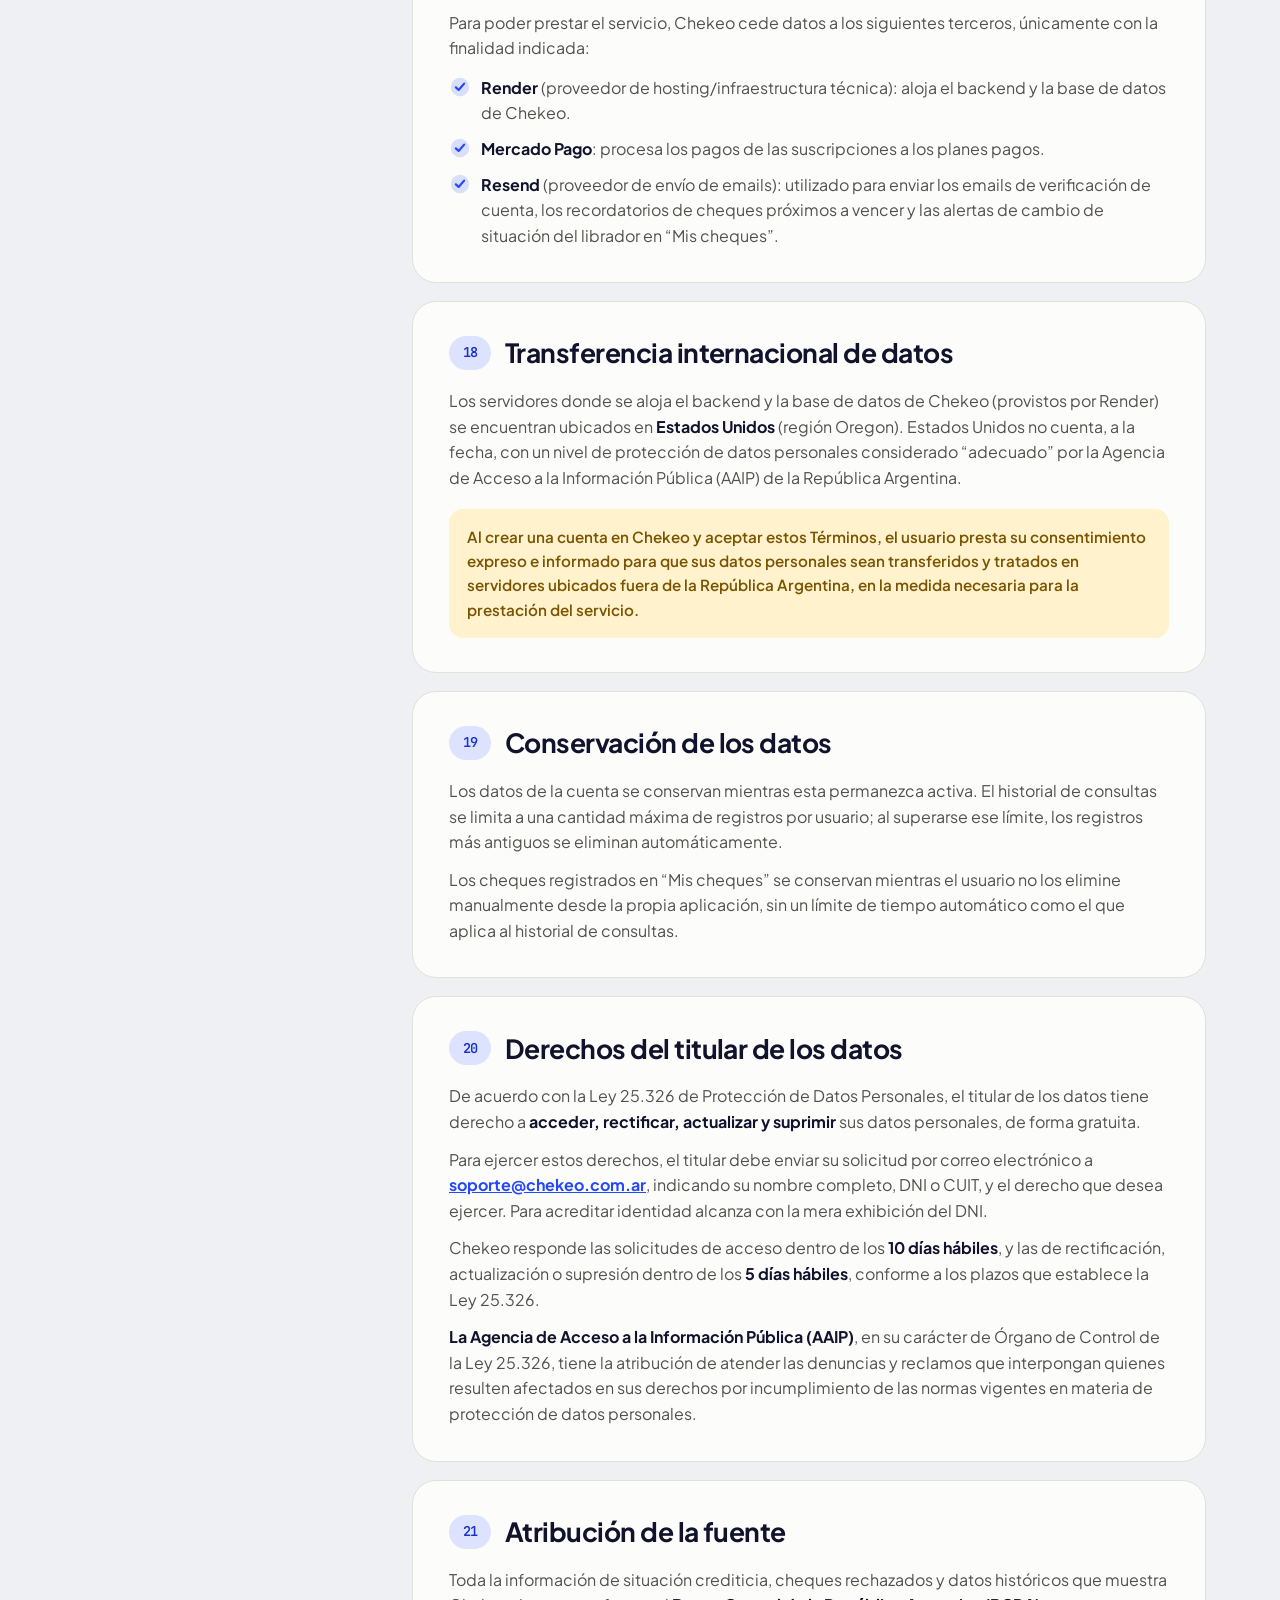
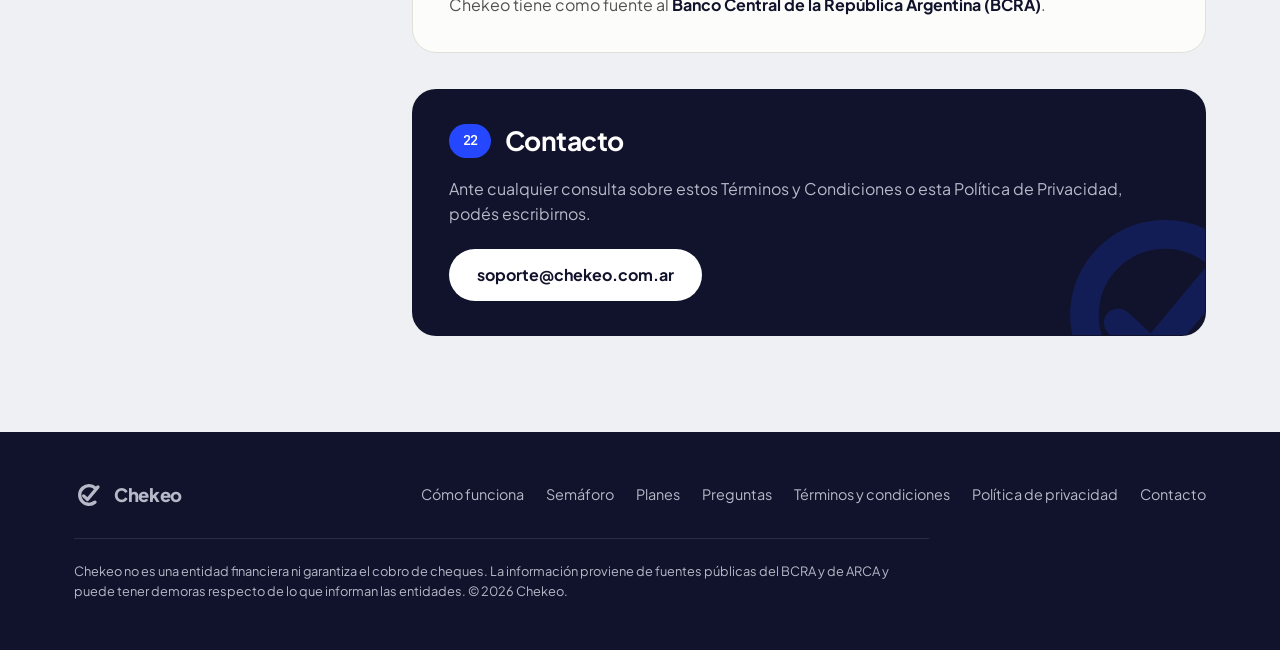
<file: terminos-y-privacidad.html>
<!doctype html>
<html lang="es-AR">
<head>
      <!-- Google tag (gtag.js) -->
<script async src="https://www.googletagmanager.com/gtag/js?id=G-8620Z8BEFG"></script>
<script>
  window.dataLayer = window.dataLayer || [];
  function gtag(){dataLayer.push(arguments);}
  gtag('js', new Date());

  gtag('config', 'G-8620Z8BEFG');
</script>
<!-- Google tag (gtag.js) Fin-->

<!-- Google tag Manager-->
<script async src="https://www.googletagmanager.com/gtm.js?id=GTM-WKT6ZRDB"></script>
<script>
  window.dataLayer = window.dataLayer || [];
  function gtag(){dataLayer.push(arguments);}
  gtag('js', new Date());
</script>
<!-- Google tag Manager Fin-->

<meta charset="utf-8">
<meta name="viewport" content="width=device-width,initial-scale=1,viewport-fit=cover">
<title>Términos y condiciones y política de privacidad · Chekeo</title>
<meta name="description" content="Términos y condiciones de uso y política de privacidad de Chekeo: qué es el servicio, cómo se tratan tus datos y cuáles son tus derechos.">
<meta name="theme-color" content="#101F8C">
<meta property="og:title" content="Términos y condiciones y política de privacidad · Chekeo">
<meta property="og:description" content="Las reglas de uso de Chekeo y cómo tratamos tus datos personales.">
<link rel="icon" href="data:image/svg+xml,%3Csvg xmlns='http://www.w3.org/2000/svg' viewBox='0 0 200 200'%3E%3Crect width='200' height='200' rx='44' fill='%232547FF'/%3E%3Ccircle cx='100' cy='100' r='62' fill='none' stroke='white' stroke-width='22' stroke-linecap='round' stroke-dasharray='281.3 108.2' transform='rotate(50 100 100)'/%3E%3Cpath d='M64 106 90 130 160 46' fill='none' stroke='white' stroke-width='22' stroke-linecap='round' stroke-linejoin='round'/%3E%3C/svg%3E">
<link rel="preconnect" href="https://fonts.googleapis.com">
<link rel="preconnect" href="https://fonts.gstatic.com" crossorigin>
<link href="https://fonts.googleapis.com/css2?family=Plus+Jakarta+Sans:wght@400;500;600;700;800&family=JetBrains+Mono:wght@500;600&display=swap" rel="stylesheet">
<link rel="stylesheet" href="style.css">
<style>
/* Estilos propios de la página legal (usan las variables de style.css).
   Si preferís, pegalos al final de style.css. */
.doc-hero .wrap{position:relative; padding-block:56px 72px}
.doc-hero h1{margin-top:22px; max-width:none}
.doc-hero .sub{margin-top:22px; font-size:1.15rem; color:rgba(255,255,255,.88); max-width:56ch}
.doc-meta{display:flex; flex-wrap:wrap; align-items:center; gap:14px 28px; margin-top:32px; padding-top:22px; border-top:1px solid rgba(255,255,255,.22); font-size:.9rem; color:rgba(255,255,255,.82)}
.doc-meta b{color:#FFFFFF}
.doc-links{display:flex; flex-wrap:wrap; gap:10px; margin-top:26px}
.doc-links a{display:inline-flex; align-items:center; padding:9px 18px; border-radius:var(--r-pill); border:1px solid rgba(255,255,255,.38); color:#FFFFFF; text-decoration:none; font-weight:600; font-size:.92rem; transition:background .2s ease}
.doc-links a:hover{background:rgba(255,255,255,.16)}

.doc{padding-block:64px 96px}
@media (max-width:900px){ .doc{padding-block:40px 64px} }
.doc-grid{display:grid; grid-template-columns:290px minmax(0,1fr); gap:48px; align-items:start}
@media (max-width:900px){ .doc-grid{grid-template-columns:1fr; gap:28px} }

.toc{position:sticky; top:96px; max-height:calc(100vh - 120px); overflow:auto; background:var(--surface); border:1px solid var(--line); border-radius:var(--r-lg); padding:22px 14px 14px}
.toc .label{margin:0 0 10px 10px; display:block}
.toc .label + ol{margin-bottom:18px}
.toc ol{list-style:none; margin:0; padding:0; display:flex; flex-direction:column; gap:2px}
.toc ol:last-child{margin-bottom:0}
.toc a{display:grid; grid-template-columns:28px 1fr; gap:6px; padding:7px 10px; border-radius:10px; text-decoration:none; color:var(--muted); font-size:.9rem; font-weight:600; line-height:1.35}
.toc a b{font:600 .75rem/1.6 var(--f-mono); color:var(--brand-ink)}
.toc a:hover{background:var(--brand-soft); color:var(--ink)}
.toc a.on{background:var(--brand-soft); color:var(--brand-ink)}
@media (max-width:900px){ .toc{position:static; max-height:none} .toc ol{display:grid; grid-template-columns:1fr 1fr; column-gap:8px} }
@media (max-width:560px){ .toc ol{grid-template-columns:1fr} }

.tos{display:flex; flex-direction:column; gap:18px; min-width:0}
.part{padding:8px 4px 0}
.part:not(:first-child){margin-top:34px}
.part h2{margin-top:10px; font-size:clamp(1.7rem,3vw,2.3rem); letter-spacing:-.025em; line-height:1.1}
.tos-sec{background:var(--surface); border:1px solid var(--line); border-radius:var(--r-lg); padding:34px 36px; min-width:0}
@media (max-width:600px){ .tos-sec{padding:26px 22px} }
.tos-sec h3{display:flex; align-items:center; gap:14px; font-size:clamp(1.25rem,2.2vw,1.65rem); letter-spacing:-.02em; line-height:1.2}
.tos-sec h3 .n{flex:none; display:inline-grid; place-items:center; min-width:42px; height:34px; padding:0 10px; border-radius:var(--r-pill); background:var(--brand-soft); color:var(--brand-ink); font:600 .85rem/1 var(--f-mono)}
.tos-sec h3 + *{margin-top:18px}
.tos-sec p, .tos-sec li{color:var(--muted)}
.tos-sec p + p{margin-top:12px}
.tos-sec strong{color:var(--ink)}
.tos-sec ul{list-style:none; margin:14px 0 0; padding:0; display:flex; flex-direction:column; gap:10px}
.tos-sec p + ul{margin-top:14px}
.tos-sec ul + p{margin-top:14px}
.tos-sec li{display:grid; grid-template-columns:22px 1fr; gap:10px}
.tos-sec li svg{width:22px; height:22px; margin-top:1px; color:var(--brand)}
.callout{margin-top:18px; padding:16px 18px; border-radius:var(--r); background:var(--warn-bg); color:var(--warn-ink); font-size:.95rem; font-weight:600}
.tos-sec.contact{background:var(--night); border-color:transparent; color:var(--on-dark); position:relative; overflow:hidden; margin-top:18px}
.tos-sec.contact h3{color:var(--on-dark)}
.tos-sec.contact h3 .n{background:#2547FF; color:#FFFFFF}
.tos-sec.contact p{color:var(--on-dark-muted)}
.tos-sec.contact .btn{margin-top:22px}
.contact-arc{position:absolute; right:-90px; bottom:-110px; width:260px; height:260px; opacity:.2; pointer-events:none; color:#2547FF}
</style>
</head>
<body>

<svg width="0" height="0" style="position:absolute" aria-hidden="true">
  <defs>
    <symbol id="iso" viewBox="0 0 200 200">
      <circle cx="100" cy="100" r="62" fill="none" stroke="currentColor" stroke-width="22" stroke-linecap="round" stroke-dasharray="281.3 108.2" transform="rotate(50 100 100)"/>
      <path d="M 64 106 L 90 130 L 160 46" fill="none" stroke="currentColor" stroke-width="22" stroke-linecap="round" stroke-linejoin="round"/>
    </symbol>
    <symbol id="tick" viewBox="0 0 24 24">
      <circle cx="12" cy="12" r="10" fill="currentColor" opacity=".16"/>
      <path d="M7.5 12.4l3 2.8 6-6.9" fill="none" stroke="currentColor" stroke-width="2.4" stroke-linecap="round" stroke-linejoin="round"/>
    </symbol>
  </defs>
</svg>

<header class="nav" id="nav">
  <div class="wrap nav-in">
    <a class="logo" href="index.html" aria-label="Chekeo, inicio"><svg aria-hidden="true"><use href="#iso"/></svg>Chekeo</a>
    <nav class="nav-links" aria-label="Principal">
      <a href="index.html#como-funciona">Cómo funciona</a>
      <a href="index.html#semaforo">Semáforo</a>
      <a href="index.html#planes">Planes</a>
      <a href="index.html#preguntas">Preguntas</a>
      <a class="login" href="https://api.chekeo.com.ar/">Ingresar</a>
      <a class="btn btn-white" href="https://api.chekeo.com.ar/">Probar gratis</a>
    </nav>
  </div>
</header>

<main id="top">
  <!-- ENCABEZADO -->
  <section class="hero doc-hero">
    <div class="hero-dots"></div>
    <svg class="hero-arc" viewBox="0 0 200 200" aria-hidden="true">
      <circle cx="100" cy="100" r="62" fill="none" stroke="#FFFFFF" stroke-opacity=".12" stroke-width="22" stroke-linecap="round" stroke-dasharray="281.3 108.2" transform="rotate(50 100 100)"/>
    </svg>
    <div class="wrap">
      <span class="eyebrow"><i></i>Información legal</span>
      <h1>Términos y <em>privacidad.</em></h1>
      <p class="sub">Las reglas para usar Chekeo y cómo tratamos tus datos personales, en un solo lugar.</p>
      <div class="doc-links">
        <a href="#terminos">Términos y condiciones</a>
        <a href="#privacidad">Política de privacidad</a>
      </div>
      <div class="doc-meta">
        <span>Última actualización: <b>28 de septiembre de 2026</b></span>
        <span>Sitio: <b>chekeo.com.ar</b></span>
      </div>
    </div>
  </section>

  <!-- CONTENIDO -->
  <section class="doc">
    <div class="wrap doc-grid">

      <aside class="toc" aria-label="Índice">
        <span class="label">Términos y condiciones</span>
        <ol>
          <li><a href="#prestador"><b>01</b>Quién presta el servicio</a></li>
          <li><a href="#que-es"><b>02</b>Qué es Chekeo</a></li>
          <li><a href="#sin-garantia"><b>03</b>Sin garantía de exactitud</a></li>
          <li><a href="#asesoramiento"><b>04</b>No es asesoramiento</a></li>
          <li><a href="#cuenta"><b>05</b>Cuenta de usuario</a></li>
          <li><a href="#planes"><b>06</b>Planes, precios y pagos</a></li>
          <li><a href="#arrepentimiento"><b>07</b>Derecho de arrepentimiento</a></li>
          <li><a href="#baja"><b>08</b>Baja del servicio</a></li>
          <li><a href="#propiedad"><b>09</b>Propiedad intelectual</a></li>
          <li><a href="#confidencialidad"><b>10</b>Confidencialidad de los informes</a></li>
          <li><a href="#responsabilidad"><b>11</b>Limitación de responsabilidad</a></li>
          <li><a href="#modificaciones"><b>12</b>Modificaciones</a></li>
          <li><a href="#ley"><b>13</b>Ley aplicable</a></li>
        </ol>
        <span class="label">Política de privacidad</span>
        <ol>
          <li><a href="#responsable"><b>14</b>Responsable de la base</a></li>
          <li><a href="#datos"><b>15</b>Datos y finalidad</a></li>
          <li><a href="#recoleccion"><b>16</b>Cómo se recolectan</a></li>
          <li><a href="#cesion"><b>17</b>A quién cedemos datos</a></li>
          <li><a href="#transferencia"><b>18</b>Transferencia internacional</a></li>
          <li><a href="#conservacion"><b>19</b>Conservación</a></li>
          <li><a href="#derechos"><b>20</b>Derechos del titular</a></li>
          <li><a href="#fuente"><b>21</b>Atribución de la fuente</a></li>
          <li><a href="#contacto"><b>22</b>Contacto</a></li>
        </ol>
      </aside>

      <div class="tos">

        <!-- ===== PARTE 1: TÉRMINOS Y CONDICIONES ===== -->
        <div class="part" id="terminos">
          <span class="label">Parte 1</span>
          <h2>Términos y condiciones</h2>
        </div>

        <section class="tos-sec" id="prestador">
          <h3><span class="n">01</span>Quién presta el servicio</h3>
          <p>Chekeo es un servicio de información crediticia prestado por <strong>Natalia Soledad Ontiveros Ruiz</strong>, DNI 31.394.258, CUIT 27-31394258-4, con domicilio en España 1685, Piso 1, Depto. A, San Miguel de Tucumán, provincia de Tucumán (CP 4000), en adelante “Chekeo”, “nosotros” o “el Responsable”.</p>
          <p>Chekeo es una marca en trámite de registro ante el Instituto Nacional de la Propiedad Industrial (INPI), Clase 36, Acta N° 4073554.</p>
          <p>Ante cualquier consulta, podés escribirnos a <strong><a href="mailto:soporte@chekeo.com.ar">soporte@chekeo.com.ar</a></strong>.</p>
        </section>

        <section class="tos-sec" id="que-es">
          <h3><span class="n">02</span>Qué es Chekeo</h3>
          <p>Chekeo es una aplicación que permite consultar, a partir del CUIT de una persona física o jurídica, su situación crediticia y su historial de cheques rechazados en el sistema financiero argentino, con el fin de ayudar a tomar decisiones rápidas sobre si aceptar o no un cheque de terceros.</p>
          <p>La información que muestra Chekeo proviene de fuentes públicas y oficiales: las APIs del <strong>Banco Central de la República Argentina (BCRA)</strong> (Central de Deudores, Cheques Rechazados, Históricas, y Cheques Denunciados) y de <strong>ARCA</strong> (ex AFIP, datos del padrón: razón social, domicilio fiscal, actividad económica y estado de la clave fiscal).</p>
          <p><strong>Chekeo se limita a reproducir fielmente la información que surge de esas fuentes oficiales, sin alterarla, interpretarla ni completarla con datos propios.</strong> Cuando un dato de origen no puede identificarse con certeza (por ejemplo, el nombre de una entidad bancaria), Chekeo lo muestra de forma neutral (por ejemplo, “Entidad sin identificar”) en vez de arriesgar un dato que podría ser incorrecto.</p>
          <p><strong>Chekeo no realiza juicios de valor sobre la información que muestra</strong>, ni brinda consejo, recomendación o asesoramiento de ninguna clase para realizar actos u operaciones — se limita a exhibir, de forma clara y organizada, los datos tal como surgen de las fuentes oficiales.</p>
        </section>

        <section class="tos-sec" id="sin-garantia">
          <h3><span class="n">03</span>Sin garantía de exactitud, actualización permanente ni disponibilidad continua</h3>
          <p>Toda la información que muestra Chekeo tiene como única fuente al BCRA y a ARCA. En consecuencia:</p>
          <ul>
            <li><svg aria-hidden="true"><use href="#tick"/></svg><span><strong>No garantizamos la exactitud, integridad o vigencia de los datos.</strong> Cualquier error, omisión o demora en la información de origen es responsabilidad exclusiva del organismo que la emite (BCRA/ARCA), no de Chekeo.</span></li>
            <li><svg aria-hidden="true"><use href="#tick"/></svg><span><strong>Los datos pueden tener demoras de actualización.</strong> El BCRA actualiza su información según los regímenes informativos mensuales que le remiten las entidades financieras, en un proceso que corre una vez por día — no se trata de información en tiempo real.</span></li>
            <li><svg aria-hidden="true"><use href="#tick"/></svg><span><strong>El servicio se brinda “tal cual está” (as-is), sin garantía de disponibilidad continua (sin SLA).</strong> El BCRA no ofrece garantías de disponibilidad de su API, y Chekeo, al depender de ese servicio, tampoco puede garantizar que el servicio esté disponible en todo momento.</span></li>
          </ul>
        </section>

        <section class="tos-sec" id="asesoramiento">
          <h3><span class="n">04</span>No es asesoramiento financiero ni legal</h3>
          <p>La información brindada por Chekeo es a título informativo y está pensada como una herramienta de apoyo para la toma de decisiones. <strong>No constituye asesoramiento financiero, crediticio, contable ni legal</strong>, y no reemplaza el análisis o criterio propio del usuario, ni el de un profesional idóneo, antes de tomar una decisión comercial o financiera.</p>
        </section>

        <section class="tos-sec" id="cuenta">
          <h3><span class="n">05</span>Cuenta de usuario</h3>
          <p>Para usar Chekeo más allá de la consulta gratuita de “Cheque denunciado”, es necesario crear una cuenta con nombre, email y contraseña. El usuario es responsable de mantener la confidencialidad de sus credenciales y de toda actividad que ocurra bajo su cuenta.</p>
        </section>

        <section class="tos-sec" id="planes">
          <h3><span class="n">06</span>Planes, precios y medios de pago</h3>
          <p>Chekeo ofrece un plan gratuito (10 consultas gratis de por vida por cuenta, sin vencimiento) y planes pagos con cupos mensuales de consultas (Chekeo Pro y Chekeo Pro+), cuyos precios y condiciones vigentes se muestran dentro de la aplicación al momento de contratar. Los precios pueden actualizarse; cualquier cambio se informará con antelación razonable a los usuarios con plan pago activo.</p>
          <p>Los pagos de los planes se procesan a través de <strong>Mercado Pago</strong>.</p>
          <p>Chekeo cuenta además con un programa de referidos (consultas gratis adicionales por cada colega que se registre con el link de invitación del usuario), cuyas condiciones vigentes se muestran dentro de la aplicación.</p>
        </section>

        <section class="tos-sec" id="arrepentimiento">
          <h3><span class="n">07</span>Derecho de arrepentimiento</h3>
          <p>De acuerdo con la normativa de protección al consumidor (Resolución 424/2020 de la Secretaría de Comercio Interior), el usuario tiene derecho a arrepentirse de la contratación de un plan pago, sin costo ni responsabilidad alguna, dentro de los plazos que establece la Ley de Defensa del Consumidor. El botón para ejercer este derecho está disponible dentro de la aplicación, de forma accesible desde el primer acceso.</p>
        </section>

        <section class="tos-sec" id="baja">
          <h3><span class="n">08</span>Baja del servicio</h3>
          <p>De acuerdo con la Disposición 954/2025, el usuario puede dar de baja su suscripción a un plan pago en cualquier momento, de forma autogestionada, sin necesidad de comunicarse con un canal de atención. Al solicitar la baja, se emite un código de gestión dentro de las 24 horas como constancia del trámite realizado.</p>
        </section>

        <section class="tos-sec" id="propiedad">
          <h3><span class="n">09</span>Propiedad intelectual</h3>
          <p>La marca “Chekeo”, su logo, y el diseño de la aplicación son propiedad de Natalia Soledad Ontiveros Ruiz. Queda prohibido su uso, reproducción o copia sin autorización expresa.</p>
          <p><strong>El diseño, la redacción y la presentación de los informes que genera Chekeo también constituyen propiedad intelectual de Natalia Soledad Ontiveros Ruiz</strong>, protegida por la Ley N° 11.723 de Propiedad Intelectual, independientemente de que los datos en sí provengan de fuentes públicas (BCRA/ARCA).</p>
        </section>

        <section class="tos-sec" id="confidencialidad">
          <h3><span class="n">10</span>Confidencialidad y uso de los informes</h3>
          <p><strong>La información contenida en los informes generados por Chekeo es de uso exclusivo del usuario que realizó la consulta</strong>, para su propio análisis y toma de decisiones comerciales. Queda prohibida su reproducción, redistribución, reventa, o puesta a disposición de terceros ajenos a la operación para la cual fue consultada, salvo autorización expresa de Chekeo.</p>
        </section>

        <section class="tos-sec" id="responsabilidad">
          <h3><span class="n">11</span>Limitación de responsabilidad</h3>
          <p>Chekeo no se responsabiliza por las decisiones comerciales o financieras que el usuario tome en base a la información que la aplicación le muestra. Tampoco se responsabiliza por errores, omisiones, interrupciones o falta de actualización de los datos, en tanto estos provienen y son responsabilidad de fuentes oficiales de terceros (BCRA/ARCA) sobre las que Chekeo no tiene control ni injerencia.</p>
        </section>

        <section class="tos-sec" id="modificaciones">
          <h3><span class="n">12</span>Modificaciones a estos Términos</h3>
          <p>Chekeo podrá modificar estos Términos y Condiciones y esta Política de Privacidad en cualquier momento. Los cambios relevantes serán notificados a los usuarios con antelación razonable, y el uso continuado de la aplicación luego de dicha notificación implica la aceptación de los cambios.</p>
        </section>

        <section class="tos-sec" id="ley">
          <h3><span class="n">13</span>Ley aplicable</h3>
          <p>Estos Términos se rigen por las leyes de la República Argentina. Para cualquier controversia, las partes se someten a los tribunales competentes según la jurisdicción que corresponda.</p>
        </section>

        <!-- ===== PARTE 2: POLÍTICA DE PRIVACIDAD ===== -->
        <div class="part" id="privacidad">
          <span class="label">Parte 2</span>
          <h2>Política de privacidad</h2>
        </div>

        <section class="tos-sec" id="responsable">
          <h3><span class="n">14</span>Responsable de la base de datos</h3>
          <p>Natalia Soledad Ontiveros Ruiz, CUIT 27-31394258-4, es la responsable de la base de datos personales de Chekeo, inscripta ante el <strong>Registro Nacional de Bases de Datos Personales de la Agencia de Acceso a la Información Pública (AAIP)</strong>:</p>
          <ul>
            <li><svg aria-hidden="true"><use href="#tick"/></svg><span>Registro de Responsable: Legajo N° RL-2026-91953042-APN-DNPDP#AAIP.</span></li>
            <li><svg aria-hidden="true"><use href="#tick"/></svg><span>Registro de la Base de Datos: Expediente N° EX-2026-92006764-APN-DNPDP#AAIP.</span></li>
          </ul>
        </section>

        <section class="tos-sec" id="datos">
          <h3><span class="n">15</span>Qué datos recolectamos y con qué finalidad</h3>
          <ul>
            <li><svg aria-hidden="true"><use href="#tick"/></svg><span><strong>Datos de la cuenta</strong>, que el propio usuario carga al registrarse: nombre, email, contraseña (almacenada con hash, nunca en texto plano) y, opcionalmente, empresa. Finalidad: gestionar la cuenta y prestar el servicio.</span></li>
            <li><svg aria-hidden="true"><use href="#tick"/></svg><span><strong>Datos del CUIT consultado</strong>, obtenidos de fuentes públicas del BCRA y ARCA al momento de cada consulta: CUIT, razón social/denominación, situación crediticia, historial de cheques rechazados (número, fecha, monto, causal, estado de la multa), historial de situación de los últimos 24 meses, y datos del padrón de ARCA (razón social, domicilio fiscal, actividad económica, estado de la clave). Finalidad: prestar el servicio de información crediticia que ofrece Chekeo.</span></li>
            <li><svg aria-hidden="true"><use href="#tick"/></svg><span><strong>Historial de consultas del usuario</strong>: un resumen (CUIT consultado, semáforo de riesgo, cantidad de cheques rechazados, fecha) por cada consulta realizada, para alimentar la pantalla “Historial” de la app.</span></li>
            <li><svg aria-hidden="true"><use href="#tick"/></svg><span><strong>Datos de “Mis cheques”</strong> (disponible para usuarios con plan Chekeo Pro o Pro+): si el usuario elige registrar un cheque que tiene en cartera, se guardan los datos que él mismo carga sobre ese cheque y sobre quien lo firmó (el “librador”): CUIT y nombre del librador, número de cheque, banco emisor, fechas de emisión y cobro, monto, estado (en cartera/endosado/cobrado/rechazado) y, si corresponde, a quién fue endosado. A diferencia de una consulta puntual, esta información queda guardada mientras el usuario no la elimine, para que pueda hacer un seguimiento de los cheques que tiene pendientes de cobro. Finalidad: permitir al usuario llevar un registro propio de sus cheques en cartera, y prestar el servicio de vigilancia automática descripto a continuación.</span></li>
            <li><svg aria-hidden="true"><use href="#tick"/></svg><span><strong>Vigilancia automática de la situación del librador</strong>: mientras un cheque figure “en cartera”, Chekeo vuelve a consultar automáticamente, una vez por día, la situación crediticia del librador y si el cheque fue denunciado como robado o extraviado, usando las mismas fuentes públicas del BCRA ya descriptas. Si la situación empeora, o si el cheque pasa a figurar denunciado, se le envía al usuario un email de alerta. Finalidad: avisarle al usuario si cambia la situación de un cheque que ya tiene en cartera, sin que tenga que volver a consultarlo a mano.</span></li>
          </ul>
          <p>La consulta gratuita de “Cheque denunciado” no requiere cuenta ni CUIT, y no queda asociada a ningún usuario.</p>
        </section>

        <section class="tos-sec" id="recoleccion">
          <h3><span class="n">16</span>Cómo se recolectan los datos</h3>
          <p>Los datos de la cuenta se obtienen directamente del titular al registrarse. Los datos del CUIT consultado se obtienen por cesión de origen público, de las APIs oficiales, públicas y gratuitas del BCRA y de ARCA.</p>
        </section>

        <section class="tos-sec" id="cesion">
          <h3><span class="n">17</span>A quién cedemos datos</h3>
          <p>Para poder prestar el servicio, Chekeo cede datos a los siguientes terceros, únicamente con la finalidad indicada:</p>
          <ul>
            <li><svg aria-hidden="true"><use href="#tick"/></svg><span><strong>Render</strong> (proveedor de hosting/infraestructura técnica): aloja el backend y la base de datos de Chekeo.</span></li>
            <li><svg aria-hidden="true"><use href="#tick"/></svg><span><strong>Mercado Pago</strong>: procesa los pagos de las suscripciones a los planes pagos.</span></li>
            <li><svg aria-hidden="true"><use href="#tick"/></svg><span><strong>Resend</strong> (proveedor de envío de emails): utilizado para enviar los emails de verificación de cuenta, los recordatorios de cheques próximos a vencer y las alertas de cambio de situación del librador en “Mis cheques”.</span></li>
          </ul>
        </section>

        <section class="tos-sec" id="transferencia">
          <h3><span class="n">18</span>Transferencia internacional de datos</h3>
          <p>Los servidores donde se aloja el backend y la base de datos de Chekeo (provistos por Render) se encuentran ubicados en <strong>Estados Unidos</strong> (región Oregon). Estados Unidos no cuenta, a la fecha, con un nivel de protección de datos personales considerado “adecuado” por la Agencia de Acceso a la Información Pública (AAIP) de la República Argentina.</p>
          <div class="callout">Al crear una cuenta en Chekeo y aceptar estos Términos, el usuario presta su consentimiento expreso e informado para que sus datos personales sean transferidos y tratados en servidores ubicados fuera de la República Argentina, en la medida necesaria para la prestación del servicio.</div>
        </section>

        <section class="tos-sec" id="conservacion">
          <h3><span class="n">19</span>Conservación de los datos</h3>
          <p>Los datos de la cuenta se conservan mientras esta permanezca activa. El historial de consultas se limita a una cantidad máxima de registros por usuario; al superarse ese límite, los registros más antiguos se eliminan automáticamente.</p>
          <p>Los cheques registrados en “Mis cheques” se conservan mientras el usuario no los elimine manualmente desde la propia aplicación, sin un límite de tiempo automático como el que aplica al historial de consultas.</p>
        </section>

        <section class="tos-sec" id="derechos">
          <h3><span class="n">20</span>Derechos del titular de los datos</h3>
          <p>De acuerdo con la Ley 25.326 de Protección de Datos Personales, el titular de los datos tiene derecho a <strong>acceder, rectificar, actualizar y suprimir</strong> sus datos personales, de forma gratuita.</p>
          <p>Para ejercer estos derechos, el titular debe enviar su solicitud por correo electrónico a <strong><a href="mailto:soporte@chekeo.com.ar">soporte@chekeo.com.ar</a></strong>, indicando su nombre completo, DNI o CUIT, y el derecho que desea ejercer. Para acreditar identidad alcanza con la mera exhibición del DNI.</p>
          <p>Chekeo responde las solicitudes de acceso dentro de los <strong>10 días hábiles</strong>, y las de rectificación, actualización o supresión dentro de los <strong>5 días hábiles</strong>, conforme a los plazos que establece la Ley 25.326.</p>
          <p><strong>La Agencia de Acceso a la Información Pública (AAIP)</strong>, en su carácter de Órgano de Control de la Ley 25.326, tiene la atribución de atender las denuncias y reclamos que interpongan quienes resulten afectados en sus derechos por incumplimiento de las normas vigentes en materia de protección de datos personales.</p>
        </section>

        <section class="tos-sec" id="fuente">
          <h3><span class="n">21</span>Atribución de la fuente</h3>
          <p>Toda la información de situación crediticia, cheques rechazados y datos históricos que muestra Chekeo tiene como fuente al <strong>Banco Central de la República Argentina (BCRA)</strong>.</p>
        </section>

        <section class="tos-sec contact" id="contacto">
          <svg class="contact-arc" viewBox="0 0 200 200" aria-hidden="true"><use href="#iso"/></svg>
          <h3><span class="n">22</span>Contacto</h3>
          <p>Ante cualquier consulta sobre estos Términos y Condiciones o esta Política de Privacidad, podés escribirnos.</p>
          <a class="btn btn-white" href="mailto:soporte@chekeo.com.ar">soporte@chekeo.com.ar</a>
        </section>

      </div>
    </div>
  </section>
</main>

<footer>
  <div class="wrap">
    <div class="foot">
      <a class="logo" href="index.html"><svg aria-hidden="true"><use href="#iso"/></svg>Chekeo</a>
      <nav aria-label="Pie">
        <a href="index.html#como-funciona">Cómo funciona</a>
        <a href="index.html#semaforo">Semáforo</a>
        <a href="index.html#planes">Planes</a>
        <a href="index.html#preguntas">Preguntas</a>
        <a href="terminos-y-privacidad.html#terminos">Términos y condiciones</a>
        <a href="terminos-y-privacidad.html#privacidad">Política de privacidad</a>
        <a href="mailto:soporte@chekeo.com.ar">Contacto</a>
      </nav>
    </div>
    <p class="legal">Chekeo no es una entidad financiera ni garantiza el cobro de cheques. La información proviene de fuentes públicas del BCRA y de ARCA y puede tener demoras respecto de lo que informan las entidades. © <span id="yr">2026</span> Chekeo.</p>
  </div>
</footer>

<script>
(function(){
  var nav=document.getElementById('nav');
  function onScroll(){ nav.classList.toggle('scrolled', window.scrollY>40); }
  window.addEventListener('scroll', onScroll, {passive:true}); onScroll();
  document.getElementById('yr').textContent=new Date().getFullYear();

  // Resalta en el índice la sección que se está leyendo
  var links=document.querySelectorAll('.toc a');
  var map={};
  links.forEach(function(a){ map[a.getAttribute('href').slice(1)]=a; });
  if('IntersectionObserver' in window){
    var io=new IntersectionObserver(function(entries){
      entries.forEach(function(e){
        if(e.isIntersecting){
          links.forEach(function(a){ a.classList.remove('on'); });
          var a=map[e.target.id]; if(a) a.classList.add('on');
        }
      });
    },{rootMargin:'-20% 0px -70% 0px'});
    document.querySelectorAll('.tos-sec').forEach(function(s){ io.observe(s); });
  }
})();
</script>
</body>
</html>
</file>
<file: style.css>
:root{
  --bg:#EEF0F3; --surface:#FCFCFB; --ink:#10132B; --muted:#52514E; --line:#E1E0D9;
  --brand:#2547FF; --brand-hover:#101F8C; --brand-soft:#DDE3FF; --brand-ink:#1A33C7;
  --hero:#2547FF; --night:#10132B; --night-2:#1A1E3D; --on-dark:#FFFFFF; --on-dark-muted:#B7B9C9;
  --ok:#0CA30C; --ok-bg:#E3F5E3; --ok-ink:#0A6B0A;
  --warn:#D99A00; --warn-bg:#FFF2CC; --warn-ink:#7A5400;
  --bad:#D93025; --bad-bg:#FDE4E2; --bad-ink:#9B1C14;
  --f-display:'Plus Jakarta Sans', system-ui, -apple-system, 'Segoe UI', sans-serif;
  --f-body:'Plus Jakarta Sans', system-ui, -apple-system, 'Segoe UI', sans-serif;
  --f-mono:'JetBrains Mono', ui-monospace, Menlo, monospace;
  --r:14px; --r-lg:24px; --r-pill:999px;
  color-scheme:light;
}
@media (prefers-color-scheme: dark){ :root:not([data-theme="light"]){
  --bg:#0B0E22; --surface:#151938; --ink:#EEF0F6; --muted:#A6A9BE; --line:#272C55;
  --brand:#5C78FF; --brand-hover:#8A9DFF; --brand-soft:#1C2560; --brand-ink:#A9B7FF;
  --hero:#1F3BE6; --night:#070919; --night-2:#141836;
  --ok-bg:#0F2E14; --ok-ink:#8BE08B; --warn-bg:#33270A; --warn-ink:#F7D277; --bad-bg:#3A1513; --bad-ink:#FFA59C;
  color-scheme:dark;
}}
:root[data-theme="dark"]{
  --bg:#0B0E22; --surface:#151938; --ink:#EEF0F6; --muted:#A6A9BE; --line:#272C55;
  --brand:#5C78FF; --brand-hover:#8A9DFF; --brand-soft:#1C2560; --brand-ink:#A9B7FF;
  --hero:#1F3BE6; --night:#070919; --night-2:#141836;
  --ok-bg:#0F2E14; --ok-ink:#8BE08B; --warn-bg:#33270A; --warn-ink:#F7D277; --bad-bg:#3A1513; --bad-ink:#FFA59C;
  color-scheme:dark;
}

*{box-sizing:border-box}
html{scroll-behavior:smooth; scroll-padding-top:80px}
@media (prefers-reduced-motion: reduce){ html{scroll-behavior:auto} *{transition:none!important} }
body{margin:0; background:var(--bg); color:var(--ink); font-family:var(--f-body); font-size:16px; line-height:1.6; -webkit-font-smoothing:antialiased; overflow-x:hidden}
h1,h2,h3{font-family:var(--f-display); margin:0; text-wrap:balance; color:inherit}
h1{font-size:clamp(2.3rem,5.2vw,4rem); font-weight:800; letter-spacing:-.03em; line-height:1.05}
h2{font-size:clamp(1.75rem,3.3vw,2.6rem); font-weight:800; letter-spacing:-.025em; line-height:1.12}
h3{font-size:1.12rem; font-weight:700; letter-spacing:-.01em; line-height:1.3}
p{margin:0}
a{color:var(--brand)}
a:hover{color:var(--brand-hover)}
:focus-visible{outline:3px solid var(--brand); outline-offset:3px; border-radius:6px}
.wrap{max-width:1180px; margin:0 auto; padding-inline:24px}
@media (max-width:600px){ .wrap{padding-inline:16px} }
.section{padding-block:96px}
@media (max-width:900px){ .section{padding-block:64px} }
.label{display:inline-flex; align-items:center; gap:10px; font-size:.75rem; font-weight:700; letter-spacing:.1em; text-transform:uppercase; color:var(--brand-ink)}
.label::before{content:""; width:22px; height:3px; border-radius:2px; background:currentColor}
.lede{font-size:1.1rem; color:var(--muted); max-width:58ch}
.num{font-variant-numeric:tabular-nums}
.ico{width:24px; height:24px; fill:none; stroke:currentColor; stroke-width:2; stroke-linecap:round; stroke-linejoin:round; flex:none}

/* Botones */
.btn{display:inline-flex; align-items:center; justify-content:center; gap:10px; padding:15px 26px; border-radius:var(--r-pill); font:700 1rem/1.1 var(--f-body); text-decoration:none; border:2px solid transparent; cursor:pointer; text-align:center; transition:transform .2s ease, background .2s ease, color .2s ease, border-color .2s ease}
.btn:hover{transform:translateY(-2px)}
.btn-white{background:#FFFFFF; color:#10132B}
.btn-white:hover{background:#DDE3FF; color:#10132B}
.btn-ghost{background:transparent; color:#FFFFFF; border-color:rgba(255,255,255,.45)}
.btn-ghost:hover{border-color:#FFFFFF; color:#FFFFFF}
.btn-brand{background:var(--brand); color:#FFFFFF}
.btn-brand:hover{background:var(--brand-hover); color:#FFFFFF}
.btn-line{background:transparent; color:var(--ink); border-color:var(--line)}
.btn-line:hover{border-color:var(--ink); color:var(--ink)}

/* Nav */
.nav{position:fixed; top:0; left:0; right:0; z-index:50; padding-top:env(safe-area-inset-top,0px); transition:background .25s ease, box-shadow .25s ease}
.nav-in{display:flex; align-items:center; justify-content:space-between; gap:20px; height:72px}
.logo{display:inline-flex; align-items:center; gap:10px; color:#FFFFFF; text-decoration:none; font-family:var(--f-display); font-weight:800; font-size:1.3rem; letter-spacing:-.02em}
.logo:hover{color:#FFFFFF}
.logo svg{width:30px; height:30px}
.nav-links{display:flex; align-items:center; gap:26px}
.nav-links a{color:rgba(255,255,255,.85); text-decoration:none; font-weight:600; font-size:.95rem}
.nav-links a:hover{color:#FFFFFF}
.nav-links .login{color:#FFFFFF}
.nav-links a.btn-white{color:#10132B}
.nav .btn{padding:11px 20px; font-size:.92rem}
.nav.scrolled{background:var(--night); box-shadow:0 2px 24px rgba(0,0,0,.25)}
@media (max-width:900px){ .nav-links a:not(.btn){display:none} }

/* Hero */
.hero{position:relative; overflow:hidden; background:var(--hero); color:#FFFFFF; padding-top:calc(72px + env(safe-area-inset-top,0px))}
.hero-arc{position:absolute; right:-260px; bottom:-340px; width:980px; height:980px; pointer-events:none}
.hero-dots{position:absolute; inset:0; opacity:.5; pointer-events:none;
  background-image:radial-gradient(circle at 1px 1px, rgba(255,255,255,.16) 1px, transparent 0); background-size:28px 28px;
  -webkit-mask-image:linear-gradient(90deg,#000 0%,transparent 55%); mask-image:linear-gradient(90deg,#000 0%,transparent 55%)}
.hero-grid{position:relative; display:grid; grid-template-columns:1.1fr .9fr; gap:56px; align-items:center; padding-block:64px 88px}
.hero-grid > *{min-width:0}
.eyebrow{display:inline-flex; align-items:center; gap:10px; padding:7px 14px 7px 10px; border-radius:var(--r-pill); background:rgba(255,255,255,.14); font-size:.85rem; font-weight:600}
.eyebrow i{width:8px; height:8px; border-radius:4px; background:#7DF07D; box-shadow:0 0 0 4px rgba(125,240,125,.25)}
.hero h1{margin-top:22px; max-width:14ch}
.hero h1 em{font-style:normal; color:#10132B; background:#FFFFFF; padding:0 .16em; border-radius:.18em; box-decoration-break:clone; -webkit-box-decoration-break:clone}
.hero .sub{margin-top:22px; font-size:1.15rem; color:rgba(255,255,255,.88); max-width:46ch}
.hero-ctas{display:flex; flex-wrap:wrap; gap:12px; margin-top:32px}
.hero-note{margin-top:14px; font-size:.88rem; color:rgba(255,255,255,.78)}
.proof{display:grid; grid-template-columns:repeat(3,auto); justify-content:start; gap:32px; margin-top:44px; padding-top:28px; border-top:1px solid rgba(255,255,255,.22)}
.proof b{display:block; font-family:var(--f-display); font-size:1.8rem; font-weight:800; letter-spacing:-.02em; line-height:1.1}
.proof span{font-size:.85rem; color:rgba(255,255,255,.78)}
@media (max-width:960px){ .hero-grid{grid-template-columns:1fr; gap:48px; padding-block:40px 64px} .hero-arc{right:-420px; bottom:-200px} }
@media (max-width:520px){ .proof{grid-template-columns:1fr 1fr; gap:20px} .hero-ctas .btn{width:100%} }

/* Teléfono con resultado de ejemplo */
.phone{justify-self:center; width:min(340px,100%); background:#0A0C1C; border-radius:44px; padding:12px; box-shadow:0 40px 90px rgba(6,10,40,.45); transform:rotate(-2deg)}
.screen{background:#FCFCFB; color:#10132B; border-radius:34px; padding:22px 18px 20px; display:flex; flex-direction:column; gap:14px}
.scr-top{display:flex; justify-content:space-between; align-items:center; font-size:.76rem; color:#52514E; font-weight:600}
.logo-sm{display:flex; align-items:center; gap:6px; color:#10132B; font-weight:800; font-size:.95rem}
.logo-sm svg{width:20px; height:20px; color:#2547FF}
.cuit{display:flex; align-items:center; justify-content:space-between; gap:8px; background:#EEF0F3; border-radius:14px; padding:12px 14px}
.cuit small{display:block; font-size:.64rem; font-weight:700; letter-spacing:.08em; text-transform:uppercase; color:#52514E}
.cuit b{display:block; font-weight:700; font-size:.9rem}
.cuit .mono{font:600 .78rem/1.2 var(--f-mono); color:#52514E; white-space:nowrap}
.verdict{background:#E3F5E3; border-radius:20px; padding:18px 16px; display:flex; align-items:center; gap:16px}
.light{display:flex; flex-direction:column; gap:6px; background:#10132B; padding:8px 7px; border-radius:14px; flex:none}
.light i{width:16px; height:16px; border-radius:8px; background:#2C3150}
.light i.g{background:#3CD13C; box-shadow:0 0 12px rgba(60,209,60,.8)}
.verdict b{display:block; font-family:var(--f-display); font-size:1.35rem; font-weight:800; letter-spacing:-.02em; color:#0A6B0A; line-height:1.1}
.verdict span{font-size:.84rem; font-weight:600; color:#0A6B0A}
.rows{display:flex; flex-direction:column; border-top:1px solid #E1E0D9}
.row{display:flex; justify-content:space-between; align-items:center; gap:10px; padding:10px 2px; border-bottom:1px solid #E1E0D9; font-size:.8rem}
.row span{color:#52514E}
.row b{font-weight:700; text-align:right}
.row b.okc{color:#0A6B0A}
.src{font-size:.68rem; color:#52514E; text-align:center}

/* Problema */
.problem-grid{display:grid; grid-template-columns:1fr 1fr; gap:56px; align-items:start}
.problem-grid > div{min-width:0}
.problem-box{background:var(--night); color:var(--on-dark); border-radius:var(--r-lg); padding:40px; margin-top:32px; position:relative; overflow:hidden}
.problem-box p{color:var(--on-dark-muted); margin-top:12px}
.problem-box h3{font-size:1.4rem; color:var(--on-dark)}
.problem-box > svg{position:absolute; right:-60px; top:-60px; width:200px; height:200px; opacity:.18; color:#FFFFFF}
.pains{display:flex; flex-direction:column; gap:14px}
.pain{display:grid; grid-template-columns:48px 1fr; gap:18px; padding:22px; background:var(--surface); border:1px solid var(--line); border-radius:var(--r)}
.pain .ic{width:48px; height:48px; border-radius:14px; background:var(--brand-soft); color:var(--brand-ink); display:grid; place-items:center}
.pain q{display:block; quotes:none; font-weight:700; font-size:1.02rem}
.pain p{margin-top:6px; color:var(--muted); font-size:.95rem}
.pain p strong{color:var(--ink)}
@media (max-width:900px){ .problem-grid{grid-template-columns:1fr; gap:36px} .problem-box{padding:30px} }

/* Semáforo */
.sem{background:var(--surface); border-top:1px solid var(--line); border-bottom:1px solid var(--line)}
.sem-head{display:grid; grid-template-columns:1fr 1fr; gap:48px; align-items:end; margin-bottom:44px}
.sem-head > *{min-width:0}
@media (max-width:900px){ .sem-head{grid-template-columns:1fr; gap:16px} }
.lights{display:grid; grid-template-columns:repeat(3,1fr); gap:18px}
@media (max-width:900px){ .lights{grid-template-columns:1fr} }
.lv{border-radius:var(--r-lg); padding:28px; display:flex; flex-direction:column; gap:12px; border:1px solid transparent}
.lv .dot{width:18px; height:18px; border-radius:9px}
.lv h3{font-size:1.3rem}
.lv .act{font-weight:800; font-family:var(--f-display); font-size:1.05rem}
.lv p{font-size:.95rem}
.lv-ok{background:var(--ok-bg); color:var(--ok-ink)} .lv-ok .dot{background:var(--ok)}
.lv-warn{background:var(--warn-bg); color:var(--warn-ink)} .lv-warn .dot{background:var(--warn)}
.lv-bad{background:var(--bad-bg); color:var(--bad-ink)} .lv-bad .dot{background:var(--bad)}
.note{margin-top:18px; font-size:.85rem; color:var(--muted)}

/* Qué te muestra */
.feats{display:grid; grid-template-columns:repeat(4,1fr); gap:18px; margin-top:48px}
@media (max-width:1000px){ .feats{grid-template-columns:1fr 1fr} }
@media (max-width:560px){ .feats{grid-template-columns:1fr} }
.feat{background:var(--surface); border:1px solid var(--line); border-radius:var(--r-lg); padding:26px; display:flex; flex-direction:column; gap:10px}
.feat .ic{width:46px; height:46px; border-radius:14px; background:var(--brand-soft); color:var(--brand-ink); display:grid; place-items:center; margin-bottom:6px}
.feat p{color:var(--muted); font-size:.95rem}
.feat .tag{align-self:flex-start; font-size:.7rem; font-weight:700; letter-spacing:.08em; text-transform:uppercase; padding:4px 10px; border-radius:var(--r-pill); background:var(--ok-bg); color:var(--ok-ink)}

/* Pasos */
.steps-sec{background:var(--night); color:var(--on-dark)}
.steps-sec .label{color:#A9B7FF}
.steps-sec .lede{color:var(--on-dark-muted)}
.steps{display:grid; grid-template-columns:repeat(3,1fr); gap:20px; margin-top:52px}
.step{background:var(--night-2); border:1px solid rgba(255,255,255,.08); border-radius:var(--r-lg); padding:30px; display:flex; flex-direction:column; gap:12px; min-width:0}
.step .n{font-family:var(--f-display); font-size:2.4rem; font-weight:800; line-height:1; color:#7C93FF; letter-spacing:-.03em}
.step h3{color:var(--on-dark)}
.step p{color:var(--on-dark-muted); font-size:.97rem}
.step .demo{margin-top:auto; padding-top:14px}
.field-demo{display:flex; align-items:center; justify-content:space-between; gap:8px; background:rgba(255,255,255,.06); border:1px solid rgba(255,255,255,.14); border-radius:12px; padding:12px 14px; font:500 .9rem/1 var(--f-mono); color:#FFFFFF}
.field-demo span{color:var(--on-dark-muted); font-family:var(--f-body); font-size:.75rem; font-weight:600}
.field-demo .chip{font-family:var(--f-body)}
.chip{display:inline-flex; align-items:center; gap:7px; padding:5px 11px 5px 9px; border-radius:var(--r-pill); font-size:.78rem; font-weight:700; white-space:nowrap; background:#E3F5E3; color:#0A6B0A}
.chip i{width:7px; height:7px; border-radius:4px; background:#0CA30C}
.alert-demo{display:flex; gap:12px; align-items:flex-start; background:#FCFCFB; color:#10132B; border-radius:14px; padding:12px 14px; font-size:.82rem}
.alert-demo svg{width:22px; height:22px; flex:none; color:#2547FF}
.alert-demo b{display:block}
.alert-demo span{color:#52514E}
@media (max-width:900px){ .steps{grid-template-columns:1fr} }

/* Planes */
.plans{display:grid; grid-template-columns:repeat(3,1fr); gap:20px; margin-top:52px}
@media (max-width:960px){ .plans{grid-template-columns:1fr; max-width:520px} }
.plan{border-radius:var(--r-lg); padding:32px; display:flex; flex-direction:column; gap:18px; background:var(--surface); border:1px solid var(--line); position:relative; overflow:hidden; min-width:0}
.plan.dark{background:var(--night); color:var(--on-dark); border-color:transparent}
.plan .tag{align-self:flex-start; font-size:.72rem; font-weight:700; letter-spacing:.09em; text-transform:uppercase; padding:6px 12px; border-radius:var(--r-pill); background:var(--brand-soft); color:var(--brand-ink)}
.plan.dark .tag{background:#2547FF; color:#FFFFFF}
.plan h3{font-size:1.35rem}
.price{font-family:var(--f-display); font-weight:800; font-size:2.5rem; letter-spacing:-.03em; line-height:1}
.price small{font-size:1rem; font-weight:600; color:var(--muted); letter-spacing:0}
.plan.dark .price small{color:var(--on-dark-muted)}
.qty{font-weight:700; font-size:1.02rem}
.plan.dark .qty{color:#FFFFFF}
.per{font-size:.85rem; color:var(--muted)}
.plan.dark .per{color:var(--on-dark-muted)}
.plan ul{list-style:none; margin:0; padding:0; display:flex; flex-direction:column; gap:11px}
.plan li{display:grid; grid-template-columns:22px 1fr; gap:10px; font-size:.95rem}
.plan li svg{width:22px; height:22px; margin-top:1px}
.plan.dark li{color:#E4E6F2}
.plan .btn{margin-top:auto}
.plan-arc{position:absolute; right:-90px; bottom:-110px; width:260px; height:260px; opacity:.2; pointer-events:none; color:#2547FF}
.plans-foot{margin-top:24px; display:flex; flex-wrap:wrap; gap:12px 28px; color:var(--muted); font-size:.92rem}
.plans-foot b{color:var(--ink)}

/* FAQ */
.faq-grid{display:grid; grid-template-columns:.8fr 1.2fr; gap:56px; align-items:start}
.faq-grid > *{min-width:0}
@media (max-width:900px){ .faq-grid{grid-template-columns:1fr; gap:28px} }
.faq{display:flex; flex-direction:column; gap:10px}
details{background:var(--surface); border:1px solid var(--line); border-radius:var(--r); padding:0 22px}
summary{list-style:none; cursor:pointer; display:flex; justify-content:space-between; align-items:center; gap:16px; padding:20px 0; font-weight:700; font-size:1.02rem}
summary::-webkit-details-marker{display:none}
summary .pm{width:28px; height:28px; border-radius:14px; background:var(--brand-soft); color:var(--brand-ink); display:grid; place-items:center; flex:none; transition:transform .2s ease; font-weight:700}
details[open] summary .pm{transform:rotate(45deg)}
details p{padding:0 0 22px; color:var(--muted); max-width:62ch}

/* CTA final */
.cta{background:var(--hero); color:#FFFFFF; position:relative; overflow:hidden; text-align:center}
.cta-arc{position:absolute; left:-200px; top:-240px; width:620px; height:620px; pointer-events:none}
.cta-in{position:relative; display:flex; flex-direction:column; align-items:center}
.cta h2{max-width:20ch}
.cta p.sub{color:rgba(255,255,255,.88); margin-top:16px; font-size:1.12rem; max-width:48ch}
.cta .hero-ctas{justify-content:center}
.cta .fine{margin-top:16px; font-size:.88rem; color:rgba(255,255,255,.78)}

/* Footer */
footer{background:var(--night); color:var(--on-dark-muted); padding-block:48px; font-size:.9rem}
.foot{display:flex; flex-wrap:wrap; justify-content:space-between; gap:24px; align-items:center}
.foot .logo{font-size:1.15rem}
.foot nav{display:flex; flex-wrap:wrap; gap:22px}
.foot a{color:var(--on-dark-muted); text-decoration:none}
.foot a:hover{color:#FFFFFF}
.legal{margin-top:28px; padding-top:22px; border-top:1px solid rgba(255,255,255,.1); font-size:.8rem; max-width:95ch}
</file>
